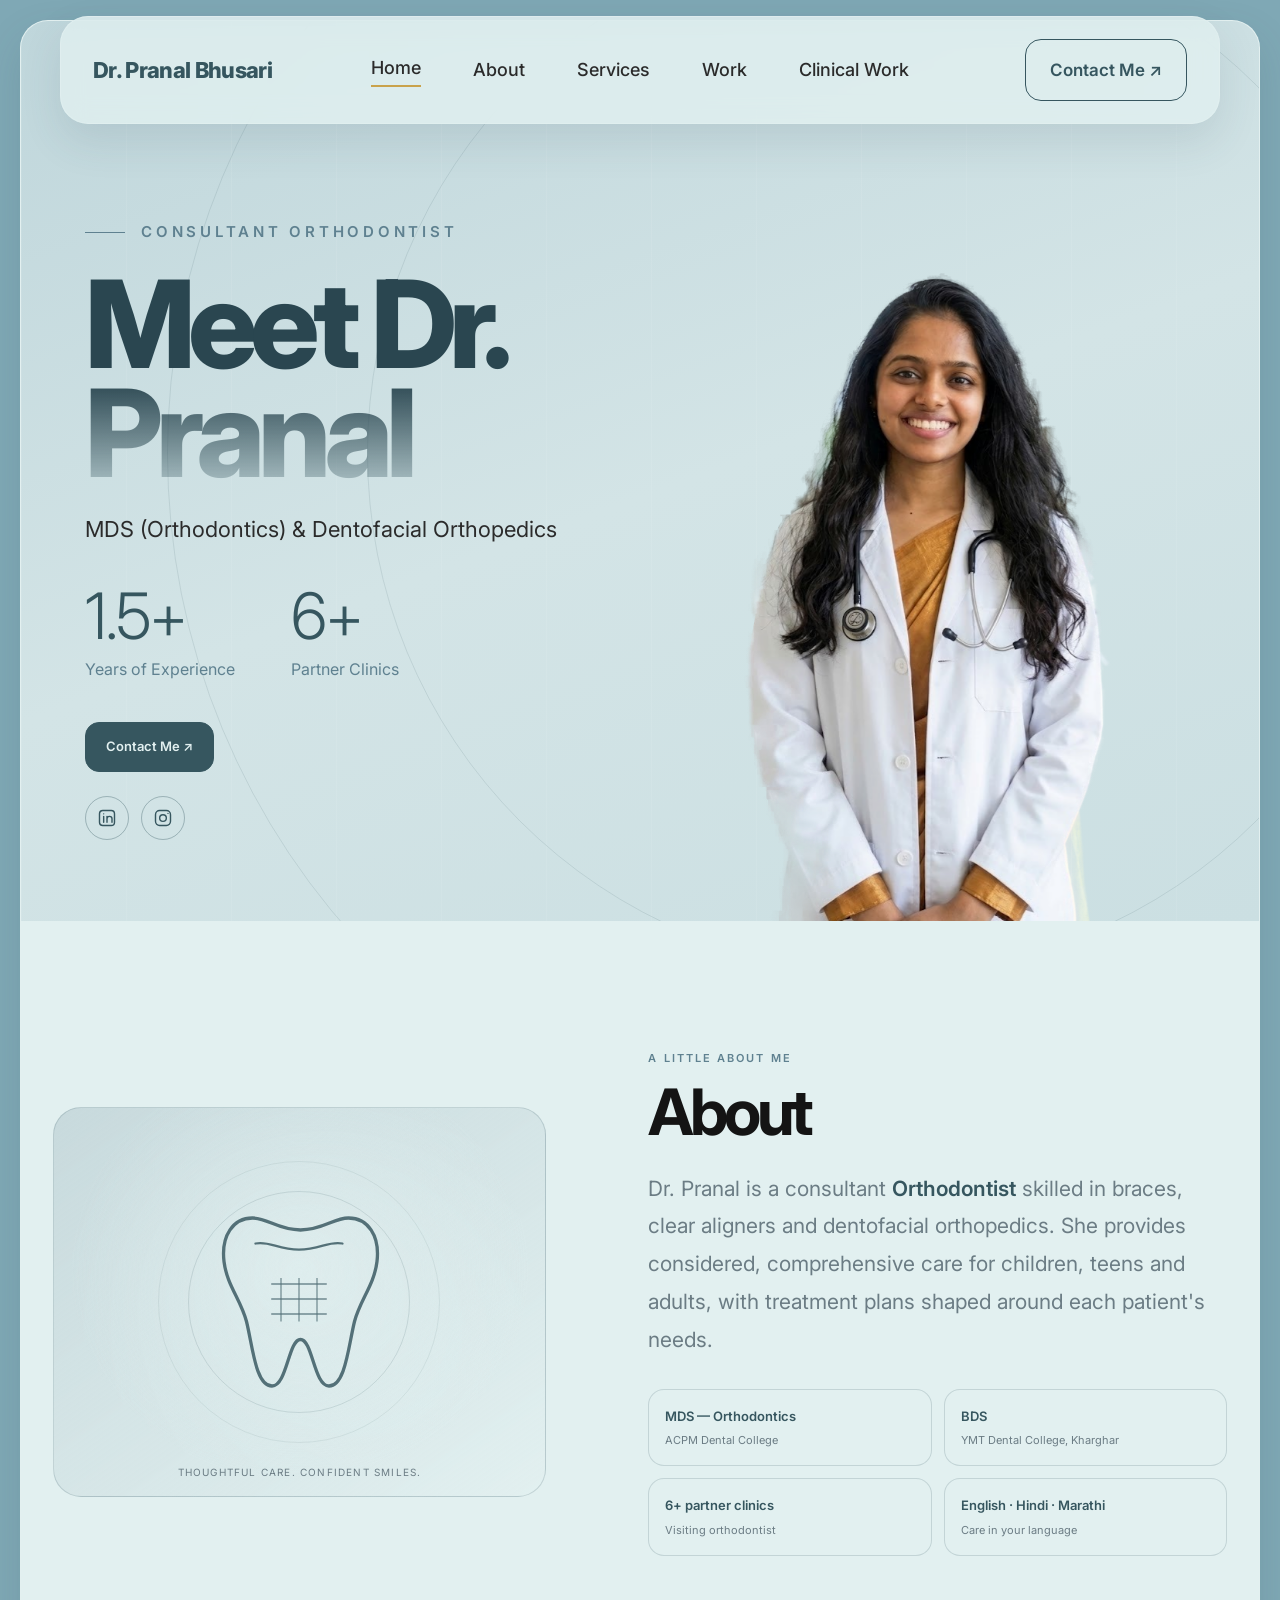
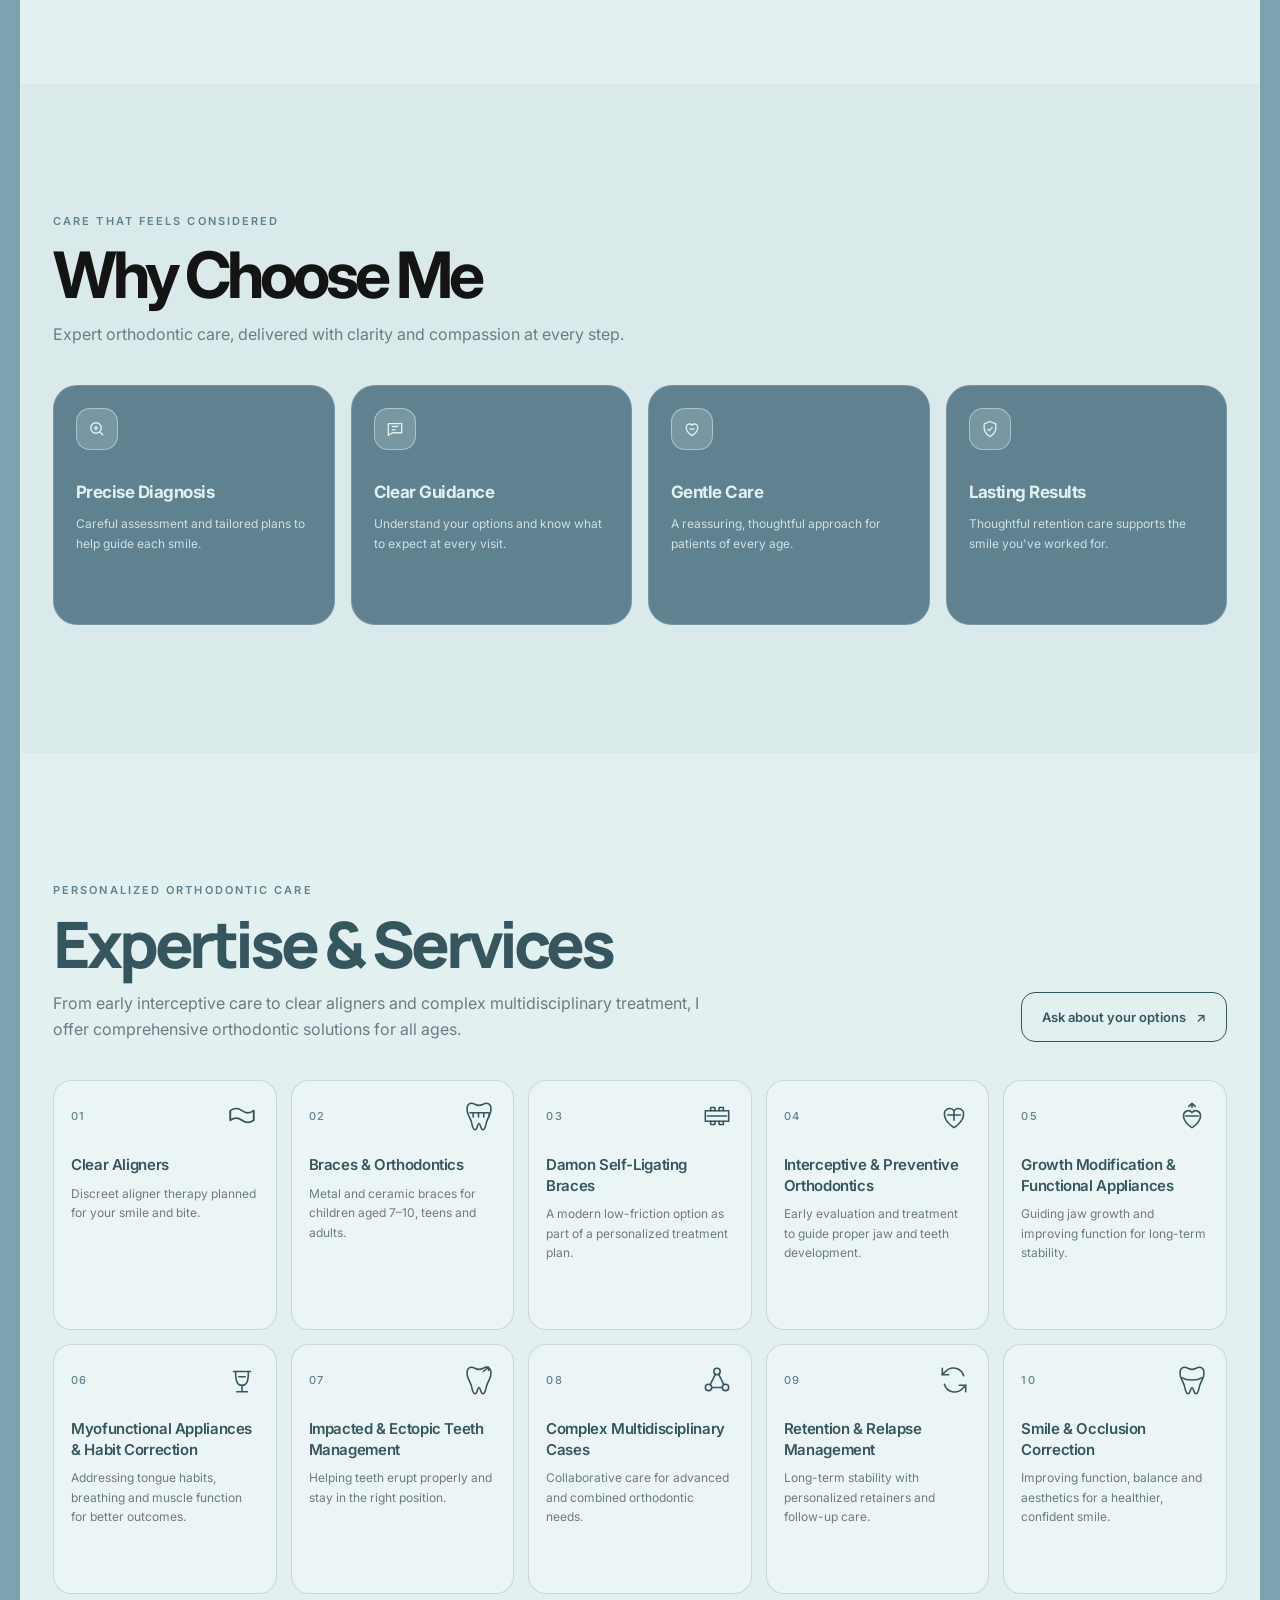
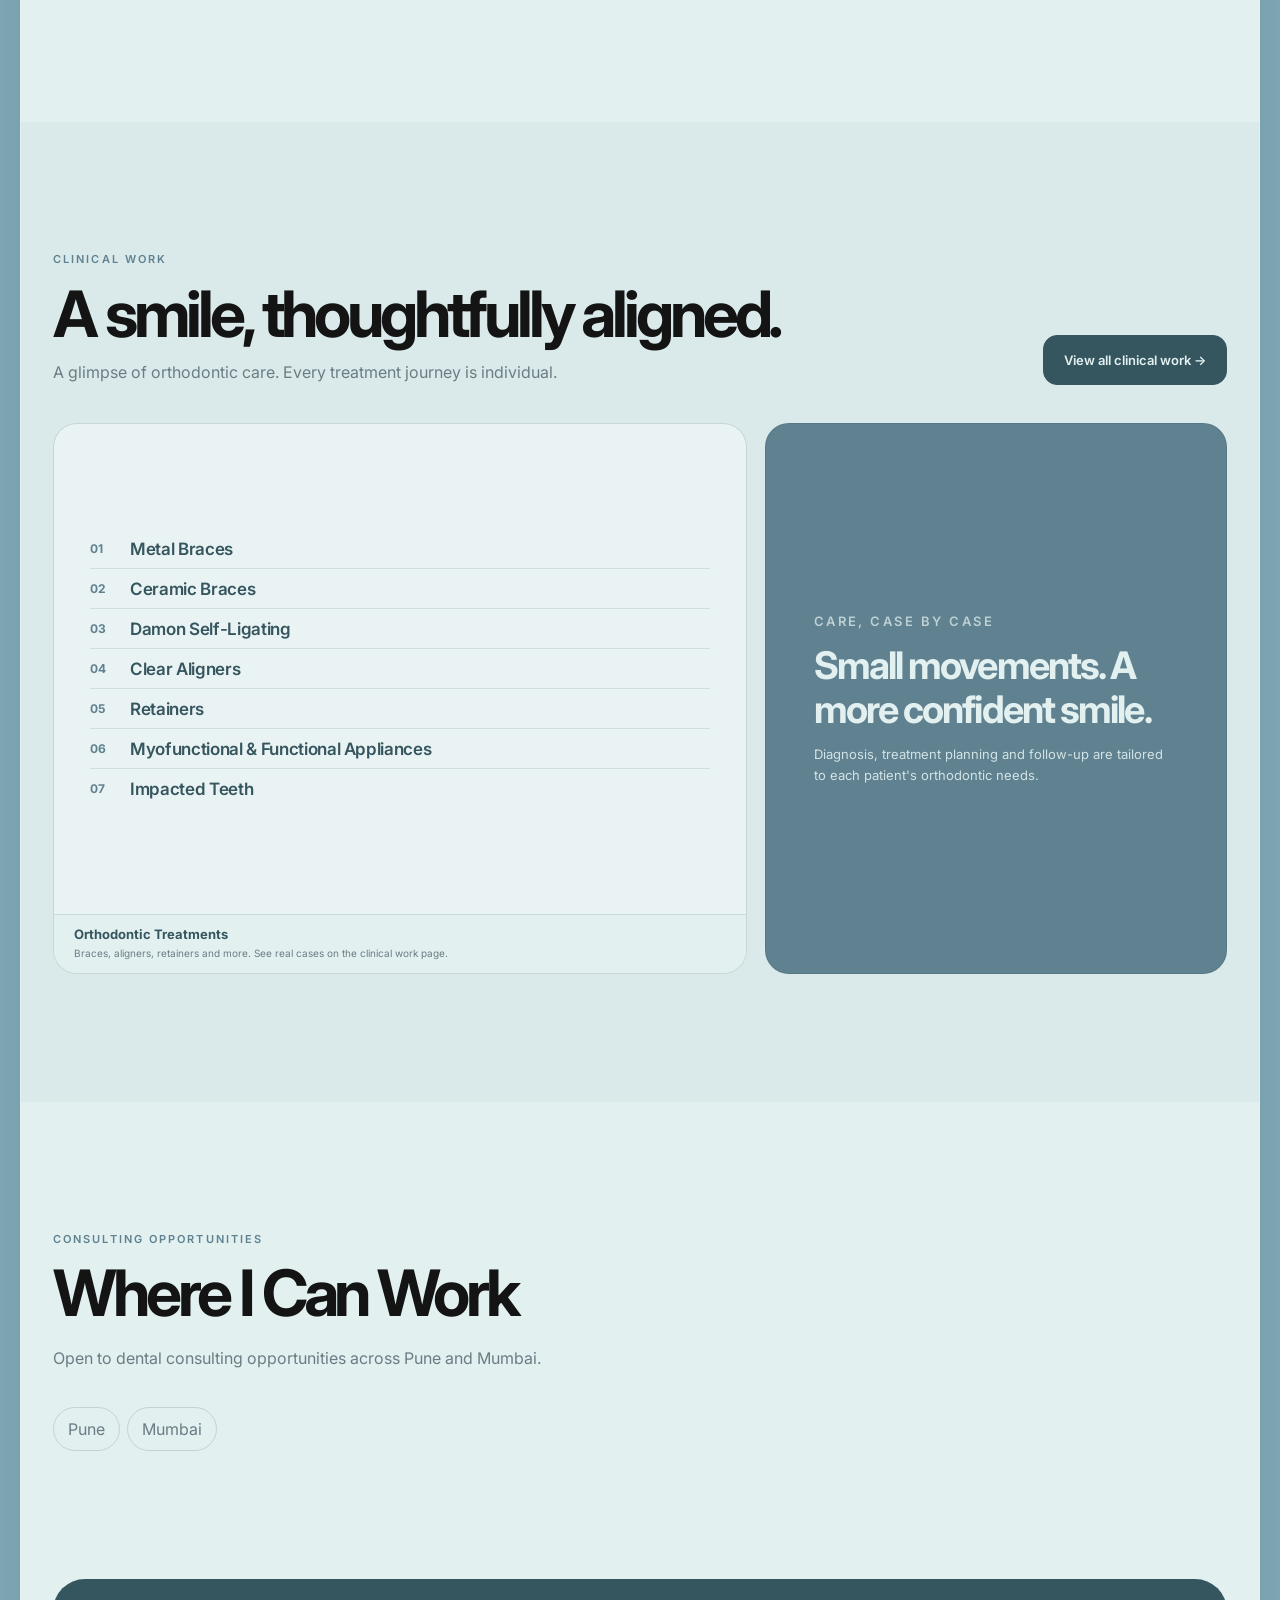
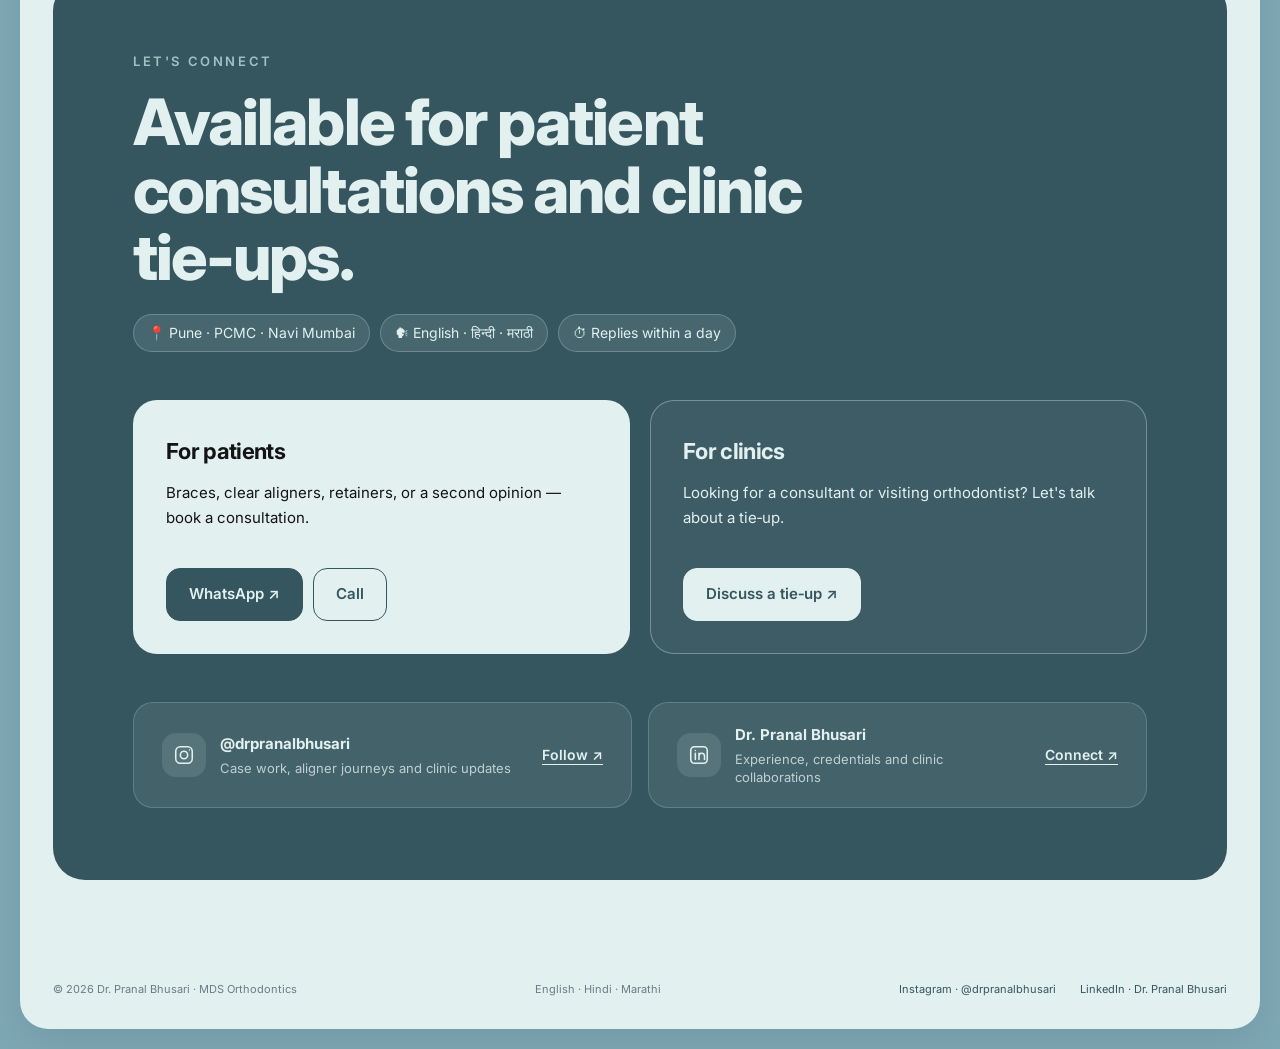
<file: index.html>
<!doctype html>
<html lang="en">
<head>
  <meta charset="utf-8">
  <meta name="viewport" content="width=device-width, initial-scale=1, viewport-fit=cover">
  <meta name="theme-color" content="#E2F0F0">
  <meta name="description" content="Meet Dr. Pranal Bhusari, consultant orthodontist offering braces, clear aligners and comprehensive orthodontic care across Pune, PCMC and Navi Mumbai.">
  <title>Dr. Pranal Bhusari — Consultant Orthodontist</title>
  <script type="application/ld+json">
    {"@context":"https://schema.org","@type":"Person","name":"Dr. Pranal Bhusari","jobTitle":"Consultant Orthodontist","sameAs":["https://www.linkedin.com/in/dr-pranal-bhusari-2b450b380/","https://www.instagram.com/drpranalbhusari"]}
  </script>
  <link rel="preconnect" href="https://fonts.googleapis.com">
  <link rel="preconnect" href="https://fonts.gstatic.com" crossorigin>
  <link href="https://fonts.googleapis.com/css2?family=Inter:wght@300;400;500;600;700;800&family=Manrope:wght@300;400;500;600;700;800&display=swap" rel="stylesheet">
  <style>
    :root {
      color-scheme: light;
      --canvas: #7FA8B5;
      --page: #E2F0F0;
      --deep: #36565F;
      --blue: #5F8190;
      --slate: #6B7C84;
      --ink: #141414;
      --charcoal: #2B2B2B;
      --glass: rgba(226, 240, 240, .72);
      --glass-strong: rgba(226, 240, 240, .88);
      --line: rgba(54, 86, 95, .18);
      --shadow: 0 18px 40px rgba(54, 86, 95, .15);
      font-family: Inter, system-ui, sans-serif;
      scroll-behavior: smooth;
      scroll-padding-top: 100px;
    }

    * { box-sizing: border-box; }
    html { min-width: 0; }
    body {
      margin: 0;
      background: var(--canvas);
      color: var(--ink);
      line-height: 1.65;
      -webkit-font-smoothing: antialiased;
      overflow-x: hidden;
    }
    a { color: inherit; }
    a:focus-visible, button:focus-visible {
      outline: 2px solid #36565F;
      outline-offset: 4px;
    }
    .page-frame {
      width: min(100% - 40px, 1540px);
      min-height: 100vh;
      margin: 20px auto;
      overflow: clip;
      background: var(--page);
      border: 1px solid rgba(226, 240, 240, .32);
      border-radius: 28px;
      box-shadow: var(--shadow);
    }
    .wrap { width: min(1200px, calc(100% - 64px)); margin-inline: auto; }

    .site-nav {
      position: fixed;
      z-index: 50;
      top: 16px;
      left: 50%;
      display: grid;
      grid-template-columns: 1fr auto 1fr;
      align-items: center;
      width: min(1400px, calc(100% - 120px));
      min-height: 100px;
      margin: 0;
      padding: 22px 32px;
      transform: translateX(-50%);
      border: 1px solid rgba(226,240,240,.65);
      border-radius: 28px;
      background: rgba(226,240,240,.8);
      box-shadow: 0 18px 40px rgba(54,86,95,.12);
      backdrop-filter: blur(12px);
      -webkit-backdrop-filter: blur(12px);
    }
    .brand {
      width: fit-content;
      color: #36565F;
      font-size: 22px;
      font-weight: 800;
      letter-spacing: -.03em;
      text-decoration: none;
    }
    .nav-links { display: flex; align-items: center; gap: 52px; }
    .nav-links a {
      position: relative;
      color: #2B2B2B;
      font-size: 18px;
      font-weight: 500;
      text-decoration: none;
      transition: color .2s ease;
    }
    .nav-links a::after {
      position: absolute;
      right: 0;
      bottom: -6px;
      left: 0;
      height: 2px;
      background: #C9A24B;
      content: "";
      opacity: 0;
      transform: scaleX(.55);
      transform-origin: left;
      transition: opacity .2s ease, transform .2s ease;
    }
    .nav-links a[aria-current="page"] { padding-bottom: 4px; }
    .nav-links a[aria-current="page"]::after { bottom: 0; opacity: 1; transform: scaleX(1); }
    .nav-links a:hover { color: #5F8190; }
    .nav-actions { display: flex; align-items: center; justify-self: end; }
    .nav-contact {
      padding: 16px 24px;
      border: 1px solid #36565F;
      border-radius: 16px;
      color: #36565F;
      font-size: 17px;
      font-weight: 600;
      text-decoration: none;
      transition: background .15s ease, color .15s ease, transform .15s ease;
    }
    .nav-contact:hover { transform: translateY(-2px); background: #36565F; color: #E2F0F0; }
    .nav-toggle {
      display: none;
      width: 46px;
      height: 46px;
      align-items: center;
      justify-content: center;
      border: 1px solid #36565F;
      border-radius: 14px;
      background: transparent;
      color: #36565F;
      cursor: pointer;
    }
    .nav-toggle svg { width: 22px; height: 22px; }
    .hero {
      position: relative;
      display: flex;
      min-height: max(100vh, 720px);
      align-items: center;
      overflow: hidden;
      padding: 190px 0 72px clamp(48px, 5vw, 80px);
      scroll-margin-top: 110px;
      background:
        repeating-linear-gradient(90deg, rgba(255,255,255,.07) 0 1px, transparent 1px 105px),
        linear-gradient(160deg, #BFD6DB 0%, #D3E4E6 52%, #CBDFE2 100%);
      isolation: isolate;
    }
    .hero::before, .hero::after {
      position: absolute;
      z-index: -1;
      top: 48%;
      left: 70%;
      aspect-ratio: 1;
      border: 1px solid rgba(54,86,95,.12);
      border-radius: 50%;
      content: "";
      pointer-events: none;
      transform: translate(-50%,-50%);
    }
    .hero::before { width: 1040px; }
    .hero::after { width: 1440px; }
    .hero-content {
      position: relative;
      z-index: 3;
      width: 100%;
      max-width: 1380px;
      margin: 0 auto;
    }
    .hero-kicker {
      display: flex;
      align-items: center;
      gap: 16px;
      margin: 0;
      color: #5F8190;
      font-size: 15px;
      font-weight: 600;
      letter-spacing: .25em;
      text-transform: uppercase;
    }
    .hero-kicker::before { width: 40px; height: 1px; flex: 0 0 40px; background: #5F8190; content: ""; }
    .hero h1 {
      position: relative;
      z-index: 4;
      width: max-content;
      max-width: 78%;
      margin: 24px 0;
      color: #2A4650;
      font-size: clamp(4rem, 9.5vw, 9.5rem);
      font-weight: 800;
      letter-spacing: -.06em;
      line-height: .9;
    }
    .hero h1 span { display: block; }
    .hero h1 span:last-child {
      background: linear-gradient(180deg, #2A4650 0%, rgba(54,86,95,.25) 100%);
      -webkit-background-clip: text;
      background-clip: text;
      color: transparent;
    }
    .hero-subtitle { margin: 8px 0 0; color: #2B2B2B; font-size: 22px; font-weight: 400; }
    .hero-stats { display: flex; align-items: flex-start; gap: 56px; margin-top: 36px; }
    .hero-stat { display: grid; gap: 8px; }
    .hero-stat strong { color: #36565F; font-size: 64px; font-weight: 300; letter-spacing: -.03em; line-height: 1; }
    .hero-stat span { color: #5F8190; font-size: 16px; font-weight: 400; }
    .hero-cta { margin-top: 40px; padding: 20px 28px; border-radius: 16px; background: #2E4A52; color: #E2F0F0; font-size: 17px; transition: transform .15s ease, background .15s ease; }
    .hero-cta:hover { transform: translateY(-2px); background: #36565F; }
    .hero-socials { display: flex; gap: 12px; margin-top: 24px; }
    .hero-social-link {
      display: grid;
      width: 44px;
      height: 44px;
      place-items: center;
      border: 1px solid rgba(54,86,95,.35);
      border-radius: 50%;
      background: transparent;
      color: #36565F;
      transition: transform .15s ease, background-color .15s ease, color .15s ease;
    }
    .hero-social-link svg { width: 20px; height: 20px; }
    .hero-social-link:hover { transform: translateY(-2px); background: #36565F; color: #E2F0F0; }
    .hero-portrait {
      position: absolute;
      z-index: 2;
      right: 6%;
      bottom: -2px;
      width: auto;
      height: 88%;
      max-width: 58%;
      margin: 0;
      pointer-events: none;
      animation: hero-photo-in .9s ease-out both;
    }
    .hero-portrait img { display: block; width: auto; height: 100%; max-width: 100%; object-fit: contain; object-position: center bottom; }
    .hero a:focus-visible, .site-nav a:focus-visible, .site-nav button:focus-visible { outline: 2px solid #36565F; outline-offset: 4px; }
    .hero-content > * { animation: hero-content-in .7s ease-out both; }
    .hero-content > *:nth-child(1) { animation-delay: .08s; }
    .hero-content > *:nth-child(2) { animation-delay: .16s; }
    .hero-content > *:nth-child(3) { animation-delay: .24s; }
    .hero-content > *:nth-child(4) { animation-delay: .32s; }
    .hero-content > *:nth-child(5) { animation-delay: .4s; }
    @keyframes hero-content-in { from { opacity: 0; transform: translateY(24px); } to { opacity: 1; transform: translateY(0); } }
    @keyframes hero-photo-in { from { opacity: 0; transform: translateY(24px) scale(1.02); } to { opacity: 1; transform: translateY(0) scale(1); } }
    .button {
      display: inline-flex;
      min-height: 50px;
      align-items: center;
      justify-content: center;
      gap: 10px;
      padding: 12px 20px;
      border: 1px solid var(--deep);
      border-radius: 14px;
      background: var(--deep);
      color: var(--page);
      font-family: Inter, sans-serif;
      font-size: 13px;
      font-weight: 600;
      text-decoration: none;
      transition: transform .2s ease, background .2s ease, box-shadow .2s ease, color .2s ease;
    }
    .button:hover {
      transform: translateY(-2px);
      background: var(--blue);
      border-color: var(--blue);
      box-shadow: 0 10px 24px rgba(54, 86, 95, .18);
    }
    .button-outline { background: transparent; color: var(--deep); }
    .button-outline:hover { color: var(--page); }
    .nav-links a, .nav-contact { font-family: Inter, sans-serif; }
    .nav-links a { font-weight: 500; }
    .nav-contact { font-weight: 600; }

    .section { padding-block: clamp(76px, 10vw, 132px); }
    .eyebrow {
      margin: 0 0 12px;
      color: var(--blue);
      font-size: 11px;
      font-weight: 600;
      letter-spacing: .19em;
      text-transform: uppercase;
    }
    .section-title {
      margin: 0;
      color: var(--ink);
      font-size: clamp(38px, 5.3vw, 64px);
      font-weight: 700;
      letter-spacing: -.065em;
      line-height: 1.04;
    }
    .section-intro { max-width: 620px; margin: 18px 0 0; color: var(--slate); font-size: 16px; }

    .about-grid {
      display: grid;
      grid-template-columns: .92fr 1.08fr;
      align-items: center;
      gap: clamp(40px, 8vw, 112px);
    }
    .about-visual {
      position: relative;
      display: grid;
      min-height: 390px;
      place-items: center;
      overflow: hidden;
      border: 1px solid var(--line);
      border-radius: 28px;
      background:
        radial-gradient(ellipse at 50% 42%, rgba(226,240,240,.72), transparent 66%),
        linear-gradient(145deg, rgba(95,129,144,.2), rgba(226,240,240,.7));
    }
    .about-visual::before, .about-visual::after {
      position: absolute;
      width: 220px;
      height: 220px;
      border: 1px solid rgba(54,86,95,.15);
      border-radius: 50%;
      content: "";
    }
    .about-visual::after { width: 280px; height: 280px; border-color: rgba(54,86,95,.09); }
    .tooth-mark { position: relative; z-index: 1; width: min(45%, 180px); color: var(--deep); opacity: .82; }
    .visual-caption {
      position: absolute;
      right: 18px;
      bottom: 16px;
      left: 18px;
      z-index: 2;
      color: var(--slate);
      font-size: 10px;
      letter-spacing: .12em;
      text-align: center;
      text-transform: uppercase;
    }
    .about-copy .section-title { margin-bottom: 24px; }
    .about-copy > p:not(.eyebrow) { margin: 0; color: var(--slate); font-size: clamp(17px, 2vw, 21px); line-height: 1.8; }
    .about-copy strong { color: var(--deep); font-weight: 600; }
    .credentials-list {
      display: grid;
      grid-template-columns: repeat(2, minmax(0, 1fr));
      gap: 12px;
      margin-top: 30px;
    }
    .credential {
      padding: 16px;
      border: 1px solid var(--line);
      border-radius: 16px;
      background: var(--glass);
    }
    .credential strong { display: block; color: var(--deep); font-size: 13px; }
    .credential span { display: block; margin-top: 4px; color: var(--slate); font-size: 11px; }

    .why-section { background: rgba(95,129,144,.06); }
    .section-heading-row { display: flex; align-items: end; justify-content: space-between; gap: 24px; margin-bottom: 38px; }
    .section-heading-row .section-intro { margin-top: 12px; }
    .feature-grid { display: grid; grid-template-columns: repeat(4, minmax(0, 1fr)); gap: 16px; }
    .feature-card {
      min-height: 240px;
      padding: 22px;
      border: 1px solid rgba(226,240,240,.18);
      border-radius: 24px;
      background: var(--blue);
      color: rgba(226,240,240,.86);
      transition: transform .3s ease, box-shadow .3s ease;
    }
    .feature-card:hover, .expertise-card:hover, .region-card:hover, .gallery-card:hover {
      transform: translateY(-6px);
      box-shadow: var(--shadow);
    }
    .icon-tile {
      display: grid;
      width: 42px;
      height: 42px;
      place-items: center;
      border: 1px solid rgba(226,240,240,.5);
      border-radius: 14px;
      background: rgba(226,240,240,.2);
      color: var(--page);
    }
    .icon-tile svg { width: 20px; height: 20px; }
    .feature-card h3 { margin: 28px 0 8px; color: var(--page); font-size: 17px; letter-spacing: -.03em; }
    .feature-card p { margin: 0; color: rgba(226,240,240,.86); font-size: 12px; line-height: 1.7; }

    #services .section-title { color: var(--deep); font-family: Manrope, Inter, sans-serif; font-weight: 800; }
    #services .section-intro { max-width: 680px; }
    .expertise-grid { display: grid; grid-template-columns: repeat(5, minmax(0, 1fr)); gap: 14px; }
    .expertise-card {
      display: flex;
      min-height: 250px;
      flex-direction: column;
      padding: 18px 17px 20px;
      border: 1px solid var(--line);
      border-radius: 18px;
      background: rgba(255,255,255,.34);
      transition: transform .25s ease, border-color .25s ease, box-shadow .25s ease;
    }
    .expertise-card:hover { border-color: rgba(54,86,95,.34); }
    .expertise-card-top { display: flex; align-items: center; justify-content: space-between; }
    .expertise-number { color: var(--blue); font-size: 11px; font-weight: 500; letter-spacing: .12em; }
    .expertise-icon { width: 34px; height: 34px; color: var(--deep); }
    .expertise-icon svg { display: block; width: 100%; height: 100%; }
    .expertise-card h3 {
      margin: 22px 0 8px;
      color: var(--deep);
      font-family: Inter, sans-serif;
      font-size: 15px;
      font-weight: 600;
      letter-spacing: -.025em;
      line-height: 1.35;
    }
    .expertise-card p { margin: 0; color: var(--slate); font-size: 12px; font-weight: 400; line-height: 1.65; }

    .work-section { background: rgba(95,129,144,.06); }
    .gallery-grid { display: grid; grid-template-columns: 1.2fr .8fr; gap: 18px; }
    .gallery-card {
      overflow: hidden;
      border: 1px solid var(--line);
      border-radius: 24px;
      background: var(--glass);
      transition: transform .3s ease, box-shadow .3s ease;
    }
    .work-section .gallery-treatments {
      display: flex;
      min-height: clamp(340px, 43vw, 560px);
      flex-direction: column;
      background: #EAF3F3;
    }
    .treatment-list {
      display: flex;
      flex: 1;
      flex-direction: column;
      justify-content: center;
      margin: 0;
      padding: 22px clamp(20px, 3vw, 36px);
      list-style: none;
    }
    .treatment-list li {
      display: grid;
      min-height: 40px;
      grid-template-columns: 30px minmax(0, 1fr);
      align-items: center;
      gap: 10px;
      padding: 7px 0;
      border-bottom: 1px solid rgba(54,86,95,.14);
    }
    .treatment-list li:last-child { border-bottom: 0; }
    .treatment-number { color: #5F8190; font-size: 12px; font-weight: 700; }
    .treatment-name { color: #36565F; font-size: 17px; font-weight: 600; letter-spacing: -.02em; line-height: 1.3; }
    .treatment-caption {
      padding: 11px 20px 12px;
      border-top: 1px solid rgba(54,86,95,.14);
      background: #E2F0F0;
    }
    .treatment-caption h3 { margin: 0; color: #36565F; font-size: 13px; font-weight: 700; line-height: 1.35; }
    .treatment-caption p { margin: 3px 0 0; color: #6B7C84; font-size: 10px; line-height: 1.45; }
    .gallery-photo { display: block; width: 100%; aspect-ratio: 1.55; object-fit: cover; background: rgba(95,129,144,.18); }
    .gallery-caption { padding: 20px 22px 22px; }
    .gallery-caption h3 { margin: 0; color: var(--deep); font-size: 17px; }
    .gallery-caption p { margin: 6px 0 0; color: var(--slate); font-size: 12px; }
    .gallery-note {
      display: flex;
      min-height: 100%;
      flex-direction: column;
      justify-content: center;
      padding: clamp(24px, 4vw, 48px);
      background: var(--blue);
      color: rgba(226,240,240,.88);
    }
    .gallery-note .eyebrow { color: rgba(226,240,240,.72); }
    .gallery-note h3 { max-width: 340px; margin: 12px 0; color: var(--page); font-size: clamp(24px, 3vw, 38px); letter-spacing: -.05em; line-height: 1.15; }
    .gallery-note p { margin: 0; font-size: 13px; }

    .regions-grid { display: grid; grid-template-columns: repeat(4, minmax(0, 1fr)); gap: 14px; margin-top: 36px; }
    .region-card {
      min-height: 192px;
      padding: 20px;
      border: 1px solid var(--line);
      border-radius: 20px;
      background: var(--glass);
      transition: transform .3s ease, box-shadow .3s ease;
    }
    .region-card h3 { margin: 0 0 16px; color: var(--deep); font-size: 15px; letter-spacing: -.02em; }
    .chips { display: flex; flex-wrap: wrap; gap: 7px; }
    .chip { padding: 9px 14px; border: 1px solid var(--line); border-radius: 99px; color: var(--slate); font-size: 16px; line-height: 1.5; }
    .marquee {
      position: relative;
      overflow: hidden;
      margin-top: 46px;
      padding-block: 18px;
      border-block: 1px solid var(--line);
      color: transparent;
      -webkit-text-stroke: 1px var(--blue);
      font-size: clamp(20px, 3vw, 36px);
      font-weight: 600;
      letter-spacing: .02em;
      white-space: nowrap;
    }
    .marquee-track { display: inline-block; min-width: max-content; animation: marquee-scroll 46s linear infinite; }
    .marquee:hover .marquee-track { animation-play-state: paused; }
    @keyframes marquee-scroll { to { transform: translateX(-50%); } }

    .contact-section { padding-block: 0 clamp(64px, 8vw, 100px); }
    .contact-card {
      display: grid;
      gap: 48px;
      padding: 72px 80px;
      border-radius: 32px;
      background: #36565F;
      color: #E2F0F0;
    }
    .contact-card .eyebrow {
      margin: 0 0 16px;
      color: #9FC3C3;
      font-size: 13px;
      font-weight: 600;
      letter-spacing: .2em;
      text-transform: uppercase;
    }
    .contact-card h2 {
      max-width: 16ch;
      margin: 0;
      color: #E2F0F0;
      font-family: Inter, sans-serif;
      font-size: clamp(2.2rem, 5vw, 4rem);
      font-weight: 800;
      letter-spacing: -.03em;
      line-height: 1.05;
    }
    .contact-trust { display: flex; flex-wrap: wrap; gap: 10px; margin-top: 24px; }
    .contact-trust span {
      padding: 8px 14px;
      border: 1px solid rgba(226,240,240,.25);
      border-radius: 999px;
      background: rgba(226,240,240,.1);
      color: #E2F0F0;
      font-size: 14px;
      line-height: 1.4;
    }
    .contact-cards { display: grid; grid-template-columns: repeat(2, minmax(0, 1fr)); gap: 20px; }
    .contact-option {
      display: flex;
      min-height: 254px;
      flex-direction: column;
      gap: 12px;
      padding: 32px;
      border: 1px solid rgba(226,240,240,.35);
      border-radius: 24px;
      background: rgba(255,255,255,.04);
      color: #E2F0F0;
    }
    .contact-option--patients { border-color: transparent; background: #E2F0F0; color: #141414; }
    .contact-option h3 { margin: 0; color: inherit; font-size: 22px; font-weight: 700; letter-spacing: -.03em; }
    .contact-option p { margin: 0; color: inherit; font-size: 15px; line-height: 1.65; }
    .contact-actions { display: flex; flex-wrap: wrap; gap: 10px; margin-top: auto; padding-top: 10px; }
    .contact-actions .button {
      min-height: 0;
      padding: 13px 22px;
      border: 1px solid #E2F0F0;
      border-radius: 14px;
      background: #E2F0F0;
      color: #36565F;
      font-size: 15px;
      font-weight: 600;
      transition: transform .15s ease, background-color .15s ease, color .15s ease;
    }
    .contact-actions .button:hover { transform: translateY(-2px); background: #5F8190; color: #E2F0F0; }
    .contact-option--patients .contact-actions .button:first-child { border-color: #36565F; background: #36565F; color: #E2F0F0; }
    .contact-option--patients .contact-actions .button:first-child:hover { border-color: #5F8190; background: #5F8190; }
    .contact-option--patients .contact-actions .button:last-child { border-color: #36565F; background: transparent; color: #36565F; }
    .contact-option--patients .contact-actions .button:last-child:hover { background: #36565F; color: #E2F0F0; }
    .contact-card a:focus-visible { outline: 2px solid #E2F0F0; outline-offset: 4px; }
    .contact-option--patients a:focus-visible { outline-color: #36565F; }
    .contact-social-grid { display: grid; grid-template-columns: repeat(2, minmax(0, 1fr)); gap: 16px; }
    .contact-social-card {
      display: flex;
      min-width: 0;
      align-items: center;
      justify-content: space-between;
      gap: 16px;
      padding: 20px 28px;
      border: 1px solid rgba(226,240,240,.2);
      border-radius: 20px;
      background: rgba(226,240,240,.08);
      color: #E2F0F0;
      text-decoration: none;
      transition: background-color .15s ease, transform .15s ease;
    }
    .contact-social-card:hover { transform: translateY(-2px); background: rgba(226,240,240,.12); }
    .contact-social-main { display: flex; min-width: 0; align-items: center; gap: 14px; }
    .contact-social-icon { display: grid; width: 44px; height: 44px; flex: 0 0 44px; place-items: center; border-radius: 14px; background: rgba(226,240,240,.12); color: #E2F0F0; }
    .contact-social-icon svg { width: 22px; height: 22px; }
    .contact-social-copy { display: grid; min-width: 0; gap: 3px; }
    .contact-social-copy strong { font-size: 15px; font-weight: 700; }
    .contact-social-copy small { color: rgba(226,240,240,.78); font-size: 13px; line-height: 1.4; }
    .contact-social-action { flex: 0 0 auto; color: #E2F0F0; font-size: 14px; font-weight: 600; text-decoration: underline; text-underline-offset: 4px; white-space: nowrap; }
    .footer-socials { display: flex; flex-wrap: wrap; gap: 24px; }
    .footer-socials a { color: var(--deep); text-decoration: none; }
    .footer-socials a:hover { color: var(--blue); text-decoration: underline; text-underline-offset: 3px; }
    .site-footer {
      display: flex;
      align-items: center;
      justify-content: space-between;
      gap: 20px;
      padding: 0 0 30px;
      color: var(--slate);
      font-size: 11px;
    }
    .site-footer a { color: var(--deep); text-decoration: none; }
    .site-footer a:hover { color: var(--blue); text-decoration: underline; text-underline-offset: 3px; }

    .reveal { opacity: 0; transform: translateY(24px); transition: opacity .7s ease, transform .7s ease; }
    .reveal.is-visible { opacity: 1; transform: none; }
    .reveal-delay { transition-delay: .12s; }

    @media (max-width: 1024px) {
      .hero { padding-left: 48px; }
      .hero h1 { font-size: clamp(3.2rem, 11vw, 6rem); }
      .hero-portrait { right: 0; height: 72%; max-width: 60%; }
      .hero::before { left: 74%; }
      .hero::after { left: 74%; }
      .site-nav { grid-template-columns: 1fr auto 1fr; padding-inline: 22px; }
      .brand { font-size: 18px; }
      .nav-links { gap: 22px; }
      .nav-links a { font-size: 15px; }
      .nav-contact { padding: 12px 16px; font-size: 14px; }
      .feature-grid { grid-template-columns: repeat(2, minmax(0, 1fr)); }
      .expertise-grid { grid-template-columns: repeat(3, minmax(0, 1fr)); }
      .regions-grid { grid-template-columns: repeat(2, minmax(0, 1fr)); }
    }
    @media (max-width: 700px) {
      .contact-social-grid { grid-template-columns: 1fr; }
      .contact-social-card { padding: 20px; }
      .site-nav {
        top: 8px;
        grid-template-columns: 1fr auto;
        width: calc(100% - 24px);
        min-height: 0;
        padding: 12px 14px 12px 18px;
        border-radius: 20px;
      }
      .brand { font-size: 16px; letter-spacing: -.04em; }
      .nav-actions { gap: 8px; }
      .nav-contact { padding: 10px 13px; border-radius: 13px; font-size: 13px; }
      .nav-toggle { display: inline-flex; width: 42px; height: 42px; }
      .nav-links {
        position: absolute;
        top: calc(100% + 10px);
        right: 0;
        left: 0;
        display: none;
        align-items: stretch;
        gap: 0;
        padding: 8px 18px;
        border: 1px solid rgba(226,240,240,.65);
        border-radius: 18px;
        background: rgba(226,240,240,.96);
        box-shadow: 0 18px 40px rgba(54,86,95,.12);
        backdrop-filter: blur(12px);
        -webkit-backdrop-filter: blur(12px);
      }
      .nav-links.is-open { display: flex; flex-direction: column; }
      .nav-links a { padding: 12px 0; font-size: 16px; }
      .nav-links a[aria-current="page"]::after { bottom: 7px; right: auto; width: 40px; }
      .hero { display: flex; min-height: 0; flex-direction: column; align-items: stretch; padding: 148px 24px 0; scroll-margin-top: 88px; }
      .hero-content { max-width: 100%; }
      .hero-kicker { gap: 12px; font-size: 11px; letter-spacing: .16em; }
      .hero-kicker::before { width: 28px; flex-basis: 28px; }
      .hero h1 { max-width: 100%; margin: 20px 0; font-size: clamp(3.2rem, 13vw, 5.4rem); }
      .hero-subtitle { font-size: 17px; }
      .hero-stats { gap: 28px; margin-top: 28px; }
      .hero-stat strong { font-size: 50px; }
      .hero-stat span { font-size: 13px; }
      .hero-cta { margin-top: 28px; padding: 16px 22px; font-size: 15px; }
      .hero-portrait { position: relative; right: auto; bottom: -2px; width: min(100%, 520px); height: auto; max-width: none; aspect-ratio: 685 / 740; margin: 18px auto 0; }
      .hero-portrait img { position: absolute; right: 0; bottom: 0; width: 100%; height: 100%; object-fit: contain; object-position: center bottom; }
      .hero::before, .hero::after { top: 77%; left: 50%; }
      .hero::before { width: min(130vw, 620px); }
      .hero::after { width: min(175vw, 840px); }
    }
    @media (max-width: 640px) {
      .page-frame { width: 100%; margin: 0; border: 0; border-radius: 0; }
      .wrap { width: calc(100% - 40px); }
      .section { padding-block: 72px; }
      .section-heading-row { align-items: start; flex-direction: column; }
      .about-grid { grid-template-columns: 1fr; gap: 34px; }
      .about-visual { min-height: 290px; }
      .credentials-list { gap: 9px; }
      .credential { padding: 13px; }
      .feature-grid { gap: 10px; }
      .feature-card { min-height: 220px; padding: 17px; border-radius: 20px; }
      .feature-card h3 { margin-top: 22px; font-size: 15px; }
      .feature-card p { font-size: 11px; }
      #services .section-heading-row { align-items: start; }
      #services .section-heading-row > .button { align-self: start; }
      .expertise-grid { grid-template-columns: repeat(2, minmax(0, 1fr)); gap: 10px; }
      .expertise-card { min-height: 236px; padding: 15px 14px 17px; }
      .expertise-card h3 { margin-top: 18px; font-size: 14px; }
      .expertise-card p { font-size: 11px; }
      .gallery-grid { grid-template-columns: 1fr; }
      .work-section .gallery-treatments { min-height: 0; }
      .treatment-list { padding: 14px 18px; }
      .treatment-list li { min-height: 36px; grid-template-columns: 28px minmax(0, 1fr); gap: 8px; }
      .treatment-name { font-size: 16px; }
      .treatment-caption { padding-inline: 16px; }
      .gallery-note { min-height: 240px; }
      .regions-grid { gap: 9px; }
      .region-card { min-height: 176px; padding: 15px; }
      .region-card h3 { font-size: 13px; }
      .marquee { margin-top: 32px; }
      .contact-section { padding-bottom: 44px; }
      .site-footer { align-items: start; flex-direction: column; padding-bottom: 24px; }
    }
    @media (max-width: 700px) {
    }
    @media (max-width: 360px) {
      .site-nav { padding-inline: 10px; }
      .brand { font-size: 14px; }
      .nav-actions { gap: 5px; }
      .nav-contact { padding-inline: 9px; font-size: 12px; }
      .nav-toggle { width: 38px; height: 38px; }
    }
    @media (max-width: 420px) {
      .expertise-grid { grid-template-columns: 1fr; }
      .expertise-card { min-height: 0; }
    }
    @media (max-width: 820px) {
      .contact-card { gap: 32px; padding: 40px 24px; border-radius: 24px; }
      .contact-cards { grid-template-columns: 1fr; }
      .contact-option { min-height: 0; }
    }
    @media (prefers-reduced-motion: reduce) {
      :root { scroll-behavior: auto; }
      *, *::before, *::after { animation-duration: .01ms !important; animation-iteration-count: 1 !important; scroll-behavior: auto !important; transition-duration: .01ms !important; }
      .reveal { opacity: 1; transform: none; }
      .hero-content > *, .hero-portrait { animation: none !important; opacity: 1; transform: none; }
    }
  </style>
</head>
<body>
  <div class="page-frame">
    <nav class="site-nav" aria-label="Main navigation">
      <a class="brand" href="#home" aria-label="Dr. Pranal Bhusari home">Dr. Pranal Bhusari</a>
      <div class="nav-links" id="nav-links">
        <a href="#home" aria-current="page">Home</a>
        <a href="#about">About</a>
        <a href="#services">Services</a>
        <a href="#work">Work</a>
        <a href="clinical-work.html">Clinical Work</a>
      </div>
      <div class="nav-actions">
        <a class="nav-contact" href="#connect" aria-label="Contact Dr. Pranal">Contact Me ↗</a>
        <button class="nav-toggle" type="button" aria-label="Open navigation menu" aria-controls="nav-links" aria-expanded="false">
          <svg viewBox="0 0 24 24" fill="none" stroke="currentColor" stroke-width="1.8" stroke-linecap="round" aria-hidden="true"><path d="M4 7h16M4 12h16M4 17h16"/></svg>
        </button>
      </div>
    </nav>

    <header class="hero" id="home">
      <div class="hero-content">
        <p class="hero-kicker">Consultant Orthodontist</p>
        <h1><span>Meet Dr.</span><span>Pranal</span></h1>
        <p class="hero-subtitle">MDS (Orthodontics) &amp; Dentofacial Orthopedics</p>
        <div class="hero-stats" aria-label="Practice experience and partner clinics">
          <div class="hero-stat"><strong>1.5+</strong><span>Years of Experience</span></div>
          <div class="hero-stat"><strong>6+</strong><span>Partner Clinics</span></div>
        </div>
        <a class="button hero-cta" href="#connect" aria-label="Contact Dr. Pranal">Contact Me ↗</a>
        <div class="hero-socials" aria-label="Social profiles">
          <a class="hero-social-link" href="https://www.linkedin.com/in/dr-pranal-bhusari-2b450b380/" target="_blank" rel="noopener noreferrer" aria-label="Dr. Pranal Bhusari on LinkedIn">
            <svg viewBox="0 0 24 24" fill="none" stroke="currentColor" stroke-width="1.7" stroke-linecap="round" stroke-linejoin="round" aria-hidden="true"><rect x="3" y="3" width="18" height="18" rx="4"/><path d="M8 10v7m0-10v.01M12 17v-7m0 3a3 3 0 0 1 6 0v4"/></svg>
          </a>
          <a class="hero-social-link" href="https://www.instagram.com/drpranalbhusari" target="_blank" rel="noopener noreferrer" aria-label="Dr. Pranal Bhusari on Instagram">
            <svg viewBox="0 0 24 24" fill="none" stroke="currentColor" stroke-width="1.7" stroke-linecap="round" stroke-linejoin="round" aria-hidden="true"><rect x="3" y="3" width="18" height="18" rx="5"/><circle cx="12" cy="12" r="4"/><circle cx="18" cy="6.5" r=".8" fill="currentColor" stroke="none"/></svg>
          </a>
        </div>
      </div>
      <figure class="hero-portrait">
        <img src="dr-pranal-cutout.png" alt="Dr. Pranal Bhusari, orthodontist" fetchpriority="high">
      </figure>
    </header>

    <main>
      <section class="section wrap reveal" id="about">
        <div class="about-grid">
          <div class="about-visual" role="img" aria-label="Illustrated orthodontic tooth emblem">
            <svg class="tooth-mark" viewBox="0 0 120 140" fill="none" aria-hidden="true">
              <path d="M29 14C16 14 8 26 10 43c2 16 11 25 15 40 4 16 6 43 17 43 10 0 11-31 19-31s9 31 19 31c11 0 13-27 17-43 4-15 13-24 15-40 2-17-6-29-19-29-10 0-17 8-32 8S39 14 29 14Z" stroke="currentColor" stroke-width="2.2"/>
              <path d="M31 31c9-2 15 4 29 4s20-6 29-4" stroke="currentColor" stroke-width="1.5" stroke-linecap="round"/>
              <path d="M42 58h36M42 68h36M42 78h36" stroke="currentColor" stroke-width="1.4" stroke-linecap="round" opacity=".6"/>
              <path d="M48 54v29m12-29v29m12-29v29" stroke="currentColor" stroke-width="1.2" opacity=".55"/>
            </svg>
            <span class="visual-caption">Thoughtful care. Confident smiles.</span>
          </div>
          <div class="about-copy">
            <p class="eyebrow">A little about me</p>
            <h2 class="section-title">About</h2>
            <p>Dr. Pranal is a consultant <strong>Orthodontist</strong> skilled in braces, clear aligners and dentofacial orthopedics. She provides considered, comprehensive care for children, teens and adults, with treatment plans shaped around each patient's needs.</p>
            <div class="credentials-list">
              <div class="credential"><strong>MDS — Orthodontics</strong><span>ACPM Dental College</span></div>
              <div class="credential"><strong>BDS</strong><span>YMT Dental College, Kharghar</span></div>
              <div class="credential"><strong>6+ partner clinics</strong><span>Visiting orthodontist</span></div>
              <div class="credential"><strong>English · Hindi · Marathi</strong><span>Care in your language</span></div>
            </div>
          </div>
        </div>
      </section>

      <section class="section why-section reveal">
        <div class="wrap">
          <div class="section-heading-row">
            <div>
              <p class="eyebrow">Care that feels considered</p>
              <h2 class="section-title">Why Choose Me</h2>
              <p class="section-intro">Expert orthodontic care, delivered with clarity and compassion at every step.</p>
            </div>
          </div>
          <div class="feature-grid">
            <article class="feature-card">
              <span class="icon-tile"><svg viewBox="0 0 24 24" fill="none" stroke="currentColor" stroke-width="1.6" aria-hidden="true"><circle cx="10.8" cy="10.8" r="6.3"/><path d="m15.5 15.5 4 4M8 11h5.5M10.75 8.25v5.5"/></svg></span>
              <h3>Precise Diagnosis</h3><p>Careful assessment and tailored plans to help guide each smile.</p>
            </article>
            <article class="feature-card">
              <span class="icon-tile"><svg viewBox="0 0 24 24" fill="none" stroke="currentColor" stroke-width="1.6" aria-hidden="true"><path d="M4 5.5h16v11H9l-5 3v-14Z"/><path d="M8 9h8m-8 4h5"/></svg></span>
              <h3>Clear Guidance</h3><p>Understand your options and know what to expect at every visit.</p>
            </article>
            <article class="feature-card">
              <span class="icon-tile"><svg viewBox="0 0 24 24" fill="none" stroke="currentColor" stroke-width="1.6" aria-hidden="true"><path d="M12 20s-7-4.2-7-10a4 4 0 0 1 7-2.6A4 4 0 0 1 19 10c0 5.8-7 10-7 10Z"/><path d="M9 12h6"/></svg></span>
              <h3>Gentle Care</h3><p>A reassuring, thoughtful approach for patients of every age.</p>
            </article>
            <article class="feature-card">
              <span class="icon-tile"><svg viewBox="0 0 24 24" fill="none" stroke="currentColor" stroke-width="1.6" aria-hidden="true"><path d="M12 3 19 6v5c0 4.5-3 7.7-7 10-4-2.3-7-5.5-7-10V6l7-3Z"/><path d="m9 12 2 2 4-4"/></svg></span>
              <h3>Lasting Results</h3><p>Thoughtful retention care supports the smile you've worked for.</p>
            </article>
          </div>
        </div>
      </section>

      <section class="section wrap reveal" id="services">
        <div class="section-heading-row">
          <div>
            <p class="eyebrow">Personalized orthodontic care</p>
            <h2 class="section-title">Expertise &amp; Services</h2>
            <p class="section-intro">From early interceptive care to clear aligners and complex multidisciplinary treatment, I offer comprehensive orthodontic solutions for all ages.</p>
          </div>
          <a class="button button-outline" href="#contact">Ask about your options <span aria-hidden="true">↗</span></a>
        </div>
        <div class="expertise-grid">
          <article class="expertise-card">
            <div class="expertise-card-top"><span class="expertise-number">01</span><span class="expertise-icon"><svg viewBox="0 0 32 32" fill="none" stroke="currentColor" stroke-width="1.5" stroke-linecap="round" stroke-linejoin="round" aria-hidden="true"><path d="M5 11c4-3 7-3 11 0s7 3 11 0v9c-4 3-7 3-11 0s-7-3-11 0v-9Z"/><path d="M5 11v9m22-9v9"/></svg></span></div>
            <h3>Clear Aligners</h3><p>Discreet aligner therapy planned for your smile and bite.</p>
          </article>
          <article class="expertise-card">
            <div class="expertise-card-top"><span class="expertise-number">02</span><span class="expertise-icon"><svg viewBox="0 0 32 32" fill="none" stroke="currentColor" stroke-width="1.5" stroke-linecap="round" stroke-linejoin="round" aria-hidden="true"><path d="M9 4C5.5 4 4 7.5 5 12c1 4 3 6 4 10 .8 3.5 1.2 7 3.5 7 2 0 2-6 3.5-6s1.5 6 3.5 6c2.3 0 2.7-3.5 3.5-7 1-4 3-6 4-10 1-4.5-.5-8-4-8-2.4 0-4 2-7 2s-4.6-2-7-2Z"/><path d="M7.5 13h17m-14 0v4m5-4v4m5-4v4m5-4v4"/></svg></span></div>
            <h3>Braces &amp; Orthodontics</h3><p>Metal and ceramic braces for children aged 7–10, teens and adults.</p>
          </article>
          <article class="expertise-card">
            <div class="expertise-card-top"><span class="expertise-number">03</span><span class="expertise-icon"><svg viewBox="0 0 32 32" fill="none" stroke="currentColor" stroke-width="1.5" stroke-linecap="round" stroke-linejoin="round" aria-hidden="true"><path d="M5 11h22v10H5z"/><path d="M10 11V8h4v3m4 0V8h4v3M10 21v3h4v-3m4 0v3h4v-3"/><path d="M7 16h18"/></svg></span></div>
            <h3>Damon Self-Ligating Braces</h3><p>A modern low-friction option as part of a personalized treatment plan.</p>
          </article>
          <article class="expertise-card">
            <div class="expertise-card-top"><span class="expertise-number">04</span><span class="expertise-icon"><svg viewBox="0 0 32 32" fill="none" stroke="currentColor" stroke-width="1.5" stroke-linecap="round" stroke-linejoin="round" aria-hidden="true"><path d="M16 27s-9-5.4-9-13a5 5 0 0 1 9-3 5 5 0 0 1 9 3c0 7.6-9 13-9 13Z"/><path d="M10 15h12m-6-4v9"/></svg></span></div>
            <h3>Interceptive &amp; Preventive Orthodontics</h3><p>Early evaluation and treatment to guide proper jaw and teeth development.</p>
          </article>
          <article class="expertise-card">
            <div class="expertise-card-top"><span class="expertise-number">05</span><span class="expertise-icon"><svg viewBox="0 0 32 32" fill="none" stroke="currentColor" stroke-width="1.5" stroke-linecap="round" stroke-linejoin="round" aria-hidden="true"><path d="M16 27s-8-4.8-8-11.5a4.5 4.5 0 0 1 8-2.8 4.5 4.5 0 0 1 8 2.8C24 22.2 16 27 16 27Z"/><path d="M16 8V4m-3 3 3-3 3 3m-9 9h12"/></svg></span></div>
            <h3>Growth Modification &amp; Functional Appliances</h3><p>Guiding jaw growth and improving function for long-term stability.</p>
          </article>
          <article class="expertise-card">
            <div class="expertise-card-top"><span class="expertise-number">06</span><span class="expertise-icon"><svg viewBox="0 0 32 32" fill="none" stroke="currentColor" stroke-width="1.5" stroke-linecap="round" stroke-linejoin="round" aria-hidden="true"><path d="M8 8h16M10 8c0 8 1 13 6 13s6-5 6-13"/><path d="M16 21v6m-5 0h10M13 13h6"/></svg></span></div>
            <h3>Myofunctional Appliances &amp; Habit Correction</h3><p>Addressing tongue habits, breathing and muscle function for better outcomes.</p>
          </article>
          <article class="expertise-card">
            <div class="expertise-card-top"><span class="expertise-number">07</span><span class="expertise-icon"><svg viewBox="0 0 32 32" fill="none" stroke="currentColor" stroke-width="1.5" stroke-linecap="round" stroke-linejoin="round" aria-hidden="true"><path d="M9 4C5.5 4 4 7.5 5 12c1 4 3 6 4 10 .8 3.5 1.2 7 3.5 7 2 0 2-6 3.5-6s1.5 6 3.5 6c2.3 0 2.7-3.5 3.5-7 1-4 3-6 4-10 1-4.5-.5-8-4-8-2.4 0-4 2-7 2s-4.6-2-7-2Z"/><path d="m20 8 5-4m-3 0h3v3"/></svg></span></div>
            <h3>Impacted &amp; Ectopic Teeth Management</h3><p>Helping teeth erupt properly and stay in the right position.</p>
          </article>
          <article class="expertise-card">
            <div class="expertise-card-top"><span class="expertise-number">08</span><span class="expertise-icon"><svg viewBox="0 0 32 32" fill="none" stroke="currentColor" stroke-width="1.5" stroke-linecap="round" stroke-linejoin="round" aria-hidden="true"><circle cx="16" cy="8" r="3"/><circle cx="8" cy="23" r="3"/><circle cx="24" cy="23" r="3"/><path d="m14.5 10.5-5 10m8-10 5 10m-11 2.5h9"/></svg></span></div>
            <h3>Complex Multidisciplinary Cases</h3><p>Collaborative care for advanced and combined orthodontic needs.</p>
          </article>
          <article class="expertise-card">
            <div class="expertise-card-top"><span class="expertise-number">09</span><span class="expertise-icon"><svg viewBox="0 0 32 32" fill="none" stroke="currentColor" stroke-width="1.5" stroke-linecap="round" stroke-linejoin="round" aria-hidden="true"><path d="M25 12a10 10 0 0 0-17-4L5 11"/><path d="M5 5v6h6m-4 9a10 10 0 0 0 17 4l3-3"/><path d="M27 27v-6h-6"/></svg></span></div>
            <h3>Retention &amp; Relapse Management</h3><p>Long-term stability with personalized retainers and follow-up care.</p>
          </article>
          <article class="expertise-card">
            <div class="expertise-card-top"><span class="expertise-number">10</span><span class="expertise-icon"><svg viewBox="0 0 32 32" fill="none" stroke="currentColor" stroke-width="1.5" stroke-linecap="round" stroke-linejoin="round" aria-hidden="true"><path d="M9 4C5.5 4 4 7.5 5 12c1 4 3 6 4 10 .8 3.5 1.2 7 3.5 7 2 0 2-6 3.5-6s1.5 6 3.5 6c2.3 0 2.7-3.5 3.5-7 1-4 3-6 4-10 1-4.5-.5-8-4-8-2.4 0-4 2-7 2s-4.6-2-7-2Z"/><path d="M7 14c3 2 5 2 9 2s6 0 9-2"/></svg></span></div>
            <h3>Smile &amp; Occlusion Correction</h3><p>Improving function, balance and aesthetics for a healthier, confident smile.</p>
          </article>
        </div>
      </section>

      <section class="section work-section reveal" id="work">
        <div class="wrap">
          <div class="section-heading-row">
            <div>
              <p class="eyebrow">Clinical work</p>
              <h2 class="section-title">A smile, thoughtfully aligned.</h2>
              <p class="section-intro">A glimpse of orthodontic care. Every treatment journey is individual.</p>
            </div>
            <a class="button" href="clinical-work.html">View all clinical work →</a>
          </div>
          <div class="gallery-grid">
            <article class="gallery-card gallery-treatments">
              <ul class="treatment-list" aria-label="Orthodontic treatments">
                <li><span class="treatment-number" aria-hidden="true">01</span><span class="treatment-name">Metal Braces</span></li>
                <li><span class="treatment-number" aria-hidden="true">02</span><span class="treatment-name">Ceramic Braces</span></li>
                <li><span class="treatment-number" aria-hidden="true">03</span><span class="treatment-name">Damon Self-Ligating</span></li>
                <li><span class="treatment-number" aria-hidden="true">04</span><span class="treatment-name">Clear Aligners</span></li>
                <li><span class="treatment-number" aria-hidden="true">05</span><span class="treatment-name">Retainers</span></li>
                <li><span class="treatment-number" aria-hidden="true">06</span><span class="treatment-name">Myofunctional &amp; Functional Appliances</span></li>
                <li><span class="treatment-number" aria-hidden="true">07</span><span class="treatment-name">Impacted Teeth</span></li>
              </ul>
              <div class="treatment-caption">
                <h3>Orthodontic Treatments</h3>
                <p>Braces, aligners, retainers and more. See real cases on the clinical work page.</p>
              </div>
            </article>
            <aside class="gallery-card gallery-note">
              <p class="eyebrow">Care, case by case</p>
              <h3>Small movements. A more confident smile.</h3>
              <p>Diagnosis, treatment planning and follow-up are tailored to each patient's orthodontic needs.</p>
            </aside>
          </div>
        </div>
      </section>

      <section class="section wrap reveal" id="areas">
        <p class="eyebrow">Consulting opportunities</p>
        <h2 class="section-title">Where I Can Work</h2>
        <p class="section-intro">Open to dental consulting opportunities across Pune and Mumbai.</p>
        <div class="chips" style="margin-top:36px"><span class="chip">Pune</span><span class="chip">Mumbai</span></div>
      </section>

      <section class="contact-section wrap reveal" id="connect">
        <div class="contact-card" id="contact">
          <div class="contact-intro">
            <p class="eyebrow">LET'S CONNECT</p>
            <h2>Available for patient consultations and clinic tie-ups.</h2>
            <div class="contact-trust" aria-label="Consultation details">
              <span>📍 Pune · PCMC · Navi Mumbai</span>
              <span>🗣 English · हिन्दी · मराठी</span>
              <span>⏱ Replies within a day</span>
            </div>
          </div>
          <div class="contact-cards">
            <article class="contact-option contact-option--patients">
              <h3>For patients</h3>
              <p>Braces, clear aligners, retainers, or a second opinion — book a consultation.</p>
              <div class="contact-actions">
                <a class="button" href="https://wa.me/918766563799?text=Hi%20Dr.%20Pranal%2C%20I%27d%20like%20to%20book%20a%20consultation." target="_blank" rel="noopener noreferrer" aria-label="Book a patient consultation on WhatsApp">WhatsApp ↗</a>
                <a class="button" href="tel:+918766563799" aria-label="Call Dr. Pranal">Call</a>
              </div>
            </article>
            <article class="contact-option">
              <h3>For clinics</h3>
              <p>Looking for a consultant or visiting orthodontist? Let's talk about a tie‑up.</p>
              <div class="contact-actions">
                <a class="button" href="https://wa.me/918766563799?text=Hi%20Dr.%20Pranal%2C%20I%27d%20like%20to%20discuss%20a%20clinic%20tie-up." target="_blank" rel="noopener noreferrer" aria-label="Discuss a clinic tie-up with Dr. Pranal on WhatsApp">Discuss a tie‑up ↗</a>
              </div>
            </article>
          </div>
          <div class="contact-social-grid" aria-label="Social profiles">
            <a class="contact-social-card" href="https://www.instagram.com/drpranalbhusari" target="_blank" rel="noopener noreferrer" aria-label="Follow Dr. Pranal Bhusari on Instagram">
              <span class="contact-social-main">
                <span class="contact-social-icon" aria-hidden="true"><svg viewBox="0 0 24 24" fill="none" stroke="currentColor" stroke-width="1.7" stroke-linecap="round" stroke-linejoin="round"><rect x="3" y="3" width="18" height="18" rx="5"/><circle cx="12" cy="12" r="4"/><circle cx="18" cy="6.5" r=".8" fill="currentColor" stroke="none"/></svg></span>
                <span class="contact-social-copy"><strong>@drpranalbhusari</strong><small>Case work, aligner journeys and clinic updates</small></span>
              </span>
              <span class="contact-social-action" aria-hidden="true">Follow ↗</span>
            </a>
            <a class="contact-social-card" href="https://www.linkedin.com/in/dr-pranal-bhusari-2b450b380/" target="_blank" rel="noopener noreferrer" aria-label="Connect with Dr. Pranal Bhusari on LinkedIn">
              <span class="contact-social-main">
                <span class="contact-social-icon" aria-hidden="true"><svg viewBox="0 0 24 24" fill="none" stroke="currentColor" stroke-width="1.7" stroke-linecap="round" stroke-linejoin="round"><rect x="3" y="3" width="18" height="18" rx="4"/><path d="M8 10v7m0-10v.01M12 17v-7m0 3a3 3 0 0 1 6 0v4"/></svg></span>
                <span class="contact-social-copy"><strong>Dr. Pranal Bhusari</strong><small>Experience, credentials and clinic collaborations</small></span>
              </span>
              <span class="contact-social-action" aria-hidden="true">Connect ↗</span>
            </a>
          </div>
        </div>
      </section>
    </main>

    <footer class="site-footer wrap">
      <span>© <span id="year">2026</span> Dr. Pranal Bhusari · MDS Orthodontics</span>
      <span>English · Hindi · Marathi</span>
      <div class="footer-socials">
        <a href="https://www.instagram.com/drpranalbhusari" target="_blank" rel="noopener noreferrer" aria-label="Visit Instagram profile @drpranalbhusari">Instagram · @drpranalbhusari</a>
        <a href="https://www.linkedin.com/in/dr-pranal-bhusari-2b450b380/" target="_blank" rel="noopener noreferrer" aria-label="Visit LinkedIn profile Dr. Pranal Bhusari">LinkedIn · Dr. Pranal Bhusari</a>
      </div>
    </footer>
  </div>
  <script>
    (function () {
      var year = document.getElementById("year");
      if (year) year.textContent = String(new Date().getFullYear());

      var menuButton = document.querySelector(".nav-toggle");
      var menu = document.getElementById("nav-links");
      function setMenuOpen(open) {
        if (!menuButton || !menu) return;
        menuButton.setAttribute("aria-expanded", String(open));
        menuButton.setAttribute("aria-label", open ? "Close navigation menu" : "Open navigation menu");
        menu.classList.toggle("is-open", open);
      }
      if (menuButton && menu) {
        menuButton.addEventListener("click", function () {
          setMenuOpen(menuButton.getAttribute("aria-expanded") !== "true");
        });
        menu.querySelectorAll("a").forEach(function (link) {
          link.addEventListener("click", function () { setMenuOpen(false); });
        });
        document.addEventListener("keydown", function (event) {
          if (event.key === "Escape") setMenuOpen(false);
        });
      }

      var sections = document.querySelectorAll(".reveal");
      if (!("IntersectionObserver" in window) || window.matchMedia("(prefers-reduced-motion: reduce)").matches) {
        sections.forEach(function (section) { section.classList.add("is-visible"); });
        return;
      }

      var observer = new IntersectionObserver(function (entries) {
        entries.forEach(function (entry) {
          if (entry.isIntersecting) {
            entry.target.classList.add("is-visible");
            observer.unobserve(entry.target);
          }
        });
      }, { threshold: 0.12 });

      sections.forEach(function (section) { observer.observe(section); });
    }());
  </script>
</body>
</html>
</file>
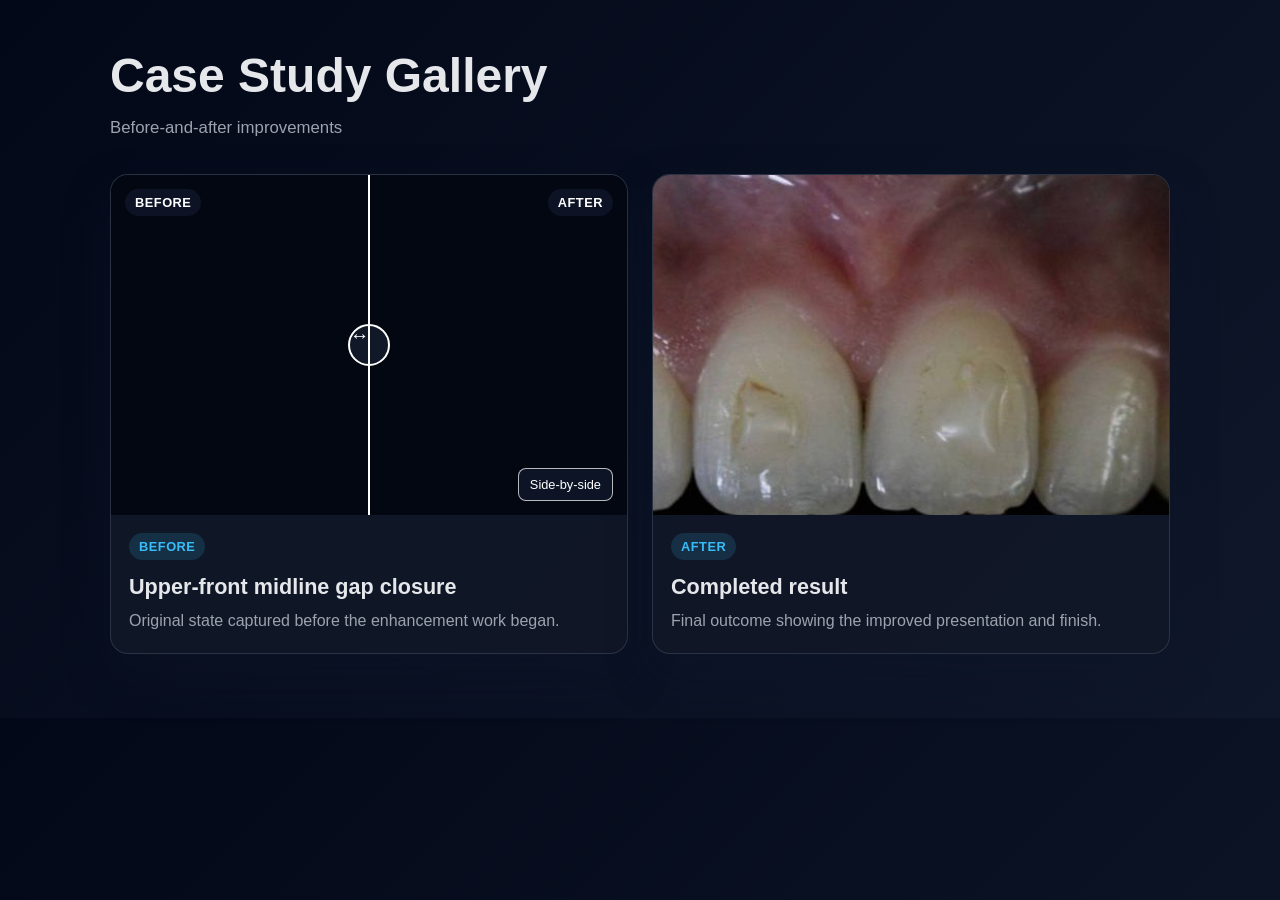
<file: images/index.html>
<!DOCTYPE html>
<html lang="en">
  <head>
    <meta charset="UTF-8" />
    <meta name="viewport" content="width=device-width, initial-scale=1.0" />
    <title>Case Study Gallery</title>
    <style>
      :root {
        --bg: #0f172a;
        --panel: #111827;
        --panel-alt: #1f2937;
        --text: #e5e7eb;
        --muted: #9ca3af;
        --accent: #38bdf8;
      }

      * { box-sizing: border-box; }

      body {
        margin: 0;
        font-family: Arial, Helvetica, sans-serif;
        background: linear-gradient(135deg, #020817, var(--bg));
        color: var(--text);
      }

      .container {
        max-width: 1100px;
        margin: 0 auto;
        padding: 48px 20px 64px;
      }

      h1 {
        margin: 0 0 12px;
        font-size: clamp(2rem, 4vw, 3rem);
      }

      .subtitle {
        color: var(--muted);
        margin: 0 0 32px;
        font-size: 1.05rem;
      }

      .grid {
        display: grid;
        grid-template-columns: repeat(auto-fit, minmax(280px, 1fr));
        gap: 24px;
      }

      .card {
        background: rgba(17, 24, 39, 0.9);
        border: 1px solid rgba(148, 163, 184, 0.2);
        border-radius: 18px;
        overflow: hidden;
        box-shadow: 0 20px 45px rgba(15, 23, 42, 0.35);
      }

      .card img {
        display: block;
        width: 100%;
        height: 340px;
        object-fit: cover;
      }

      .ba-slider {
        --ba-position: 50%;
        position: relative;
        height: 340px;
        overflow: hidden;
        background: #030712;
        isolation: isolate;
      }

      .ba-slider > img {
        position: absolute;
        inset: 0;
        width: 100%;
        height: 100%;
        object-fit: cover;
      }

      .ba-before {
        z-index: 1;
        clip-path: inset(0 calc(100% - var(--ba-position)) 0 0);
      }

      .ba-divider {
        position: absolute;
        z-index: 2;
        top: 0;
        bottom: 0;
        left: var(--ba-position);
        width: 2px;
        background: white;
        pointer-events: none;
        transform: translateX(-50%);
      }

      .ba-handle {
        position: absolute;
        top: 50%;
        left: var(--ba-position);
        width: 42px;
        height: 42px;
        border: 2px solid white;
        border-radius: 50%;
        background: var(--panel);
        color: white;
        font-size: 1.2rem;
        line-height: 1;
        pointer-events: none;
        transform: translate(-50%, -50%);
      }

      .ba-pill {
        position: absolute;
        z-index: 3;
        top: 14px;
        padding: 6px 10px;
        border-radius: 999px;
        background: rgba(15, 23, 42, 0.8);
        color: white;
        font-size: 0.8rem;
        font-weight: bold;
        letter-spacing: 0.04em;
        text-transform: uppercase;
        pointer-events: none;
      }

      .ba-pill-before { left: 14px; }
      .ba-pill-after { right: 14px; }

      .ba-range {
        position: absolute;
        z-index: 4;
        inset: 0;
        width: 100%;
        height: 100%;
        margin: 0;
        opacity: 0;
        cursor: ew-resize;
      }

      .ba-side-toggle {
        position: absolute;
        z-index: 5;
        right: 14px;
        bottom: 14px;
        padding: 8px 11px;
        border: 1px solid rgba(255, 255, 255, 0.7);
        border-radius: 8px;
        background: rgba(15, 23, 42, 0.85);
        color: white;
        font: inherit;
        font-size: 0.8rem;
        cursor: pointer;
      }

      .ba-slider.is-side-by-side {
        display: flex;
      }

      .ba-slider.is-side-by-side > img {
        position: relative;
        inset: auto;
        width: 50%;
        height: 100%;
        clip-path: none;
      }

      .ba-slider.is-side-by-side .ba-divider,
      .ba-slider.is-side-by-side .ba-handle,
      .ba-slider.is-side-by-side .ba-range {
        display: none;
      }

      .ba-slider.is-side-by-side .ba-pill-after {
        right: auto;
        left: calc(50% + 14px);
      }

      .card-body {
        padding: 18px 18px 20px;
      }

      .tag {
        display: inline-block;
        padding: 6px 10px;
        border-radius: 999px;
        background: rgba(56, 189, 248, 0.15);
        color: var(--accent);
        font-size: 0.8rem;
        letter-spacing: 0.04em;
        text-transform: uppercase;
        font-weight: bold;
      }

      h2 {
        margin: 14px 0 8px;
        font-size: 1.35rem;
      }

      p {
        margin: 0;
        color: var(--muted);
        line-height: 1.6;
      }
    </style>
  </head>
  <body>
    <div class="container">
      <h1>Case Study Gallery</h1>
      <p class="subtitle">Before-and-after improvements</p>

      <div class="grid">
        <article class="card">
          <div class="ba-slider" data-stacked="cases/case-01-stacked.svg" data-trim="0,0,0,0" aria-label="Before and after comparison">
            <img class="ba-before" alt="Before" />
            <img class="ba-after" alt="After" />
            <span class="ba-pill ba-pill-before">Before</span>
            <span class="ba-pill ba-pill-after">After</span>
            <span class="ba-divider" aria-hidden="true"></span>
            <span class="ba-handle" aria-hidden="true">↔</span>
            <input class="ba-range" type="range" min="0" max="100" value="50" aria-label="Adjust before and after comparison" />
            <button class="ba-side-toggle" type="button" aria-pressed="false">Side-by-side</button>
          </div>
          <div class="card-body">
            <span class="tag">Before</span>
            <h2>Upper-front midline gap closure</h2>
            <p>Original state captured before the enhancement work began.</p>
          </div>
        </article>

        <article class="card">
          <img src="cases/case-01-after.jpg" alt="After renovation" />
          <div class="card-body">
            <span class="tag">After</span>
            <h2>Completed result</h2>
            <p>Final outcome showing the improved presentation and finish.</p>
          </div>
        </article>
      </div>
    </div>
    <script src="split-stacked.js"></script>
  </body>
</html>
</file>
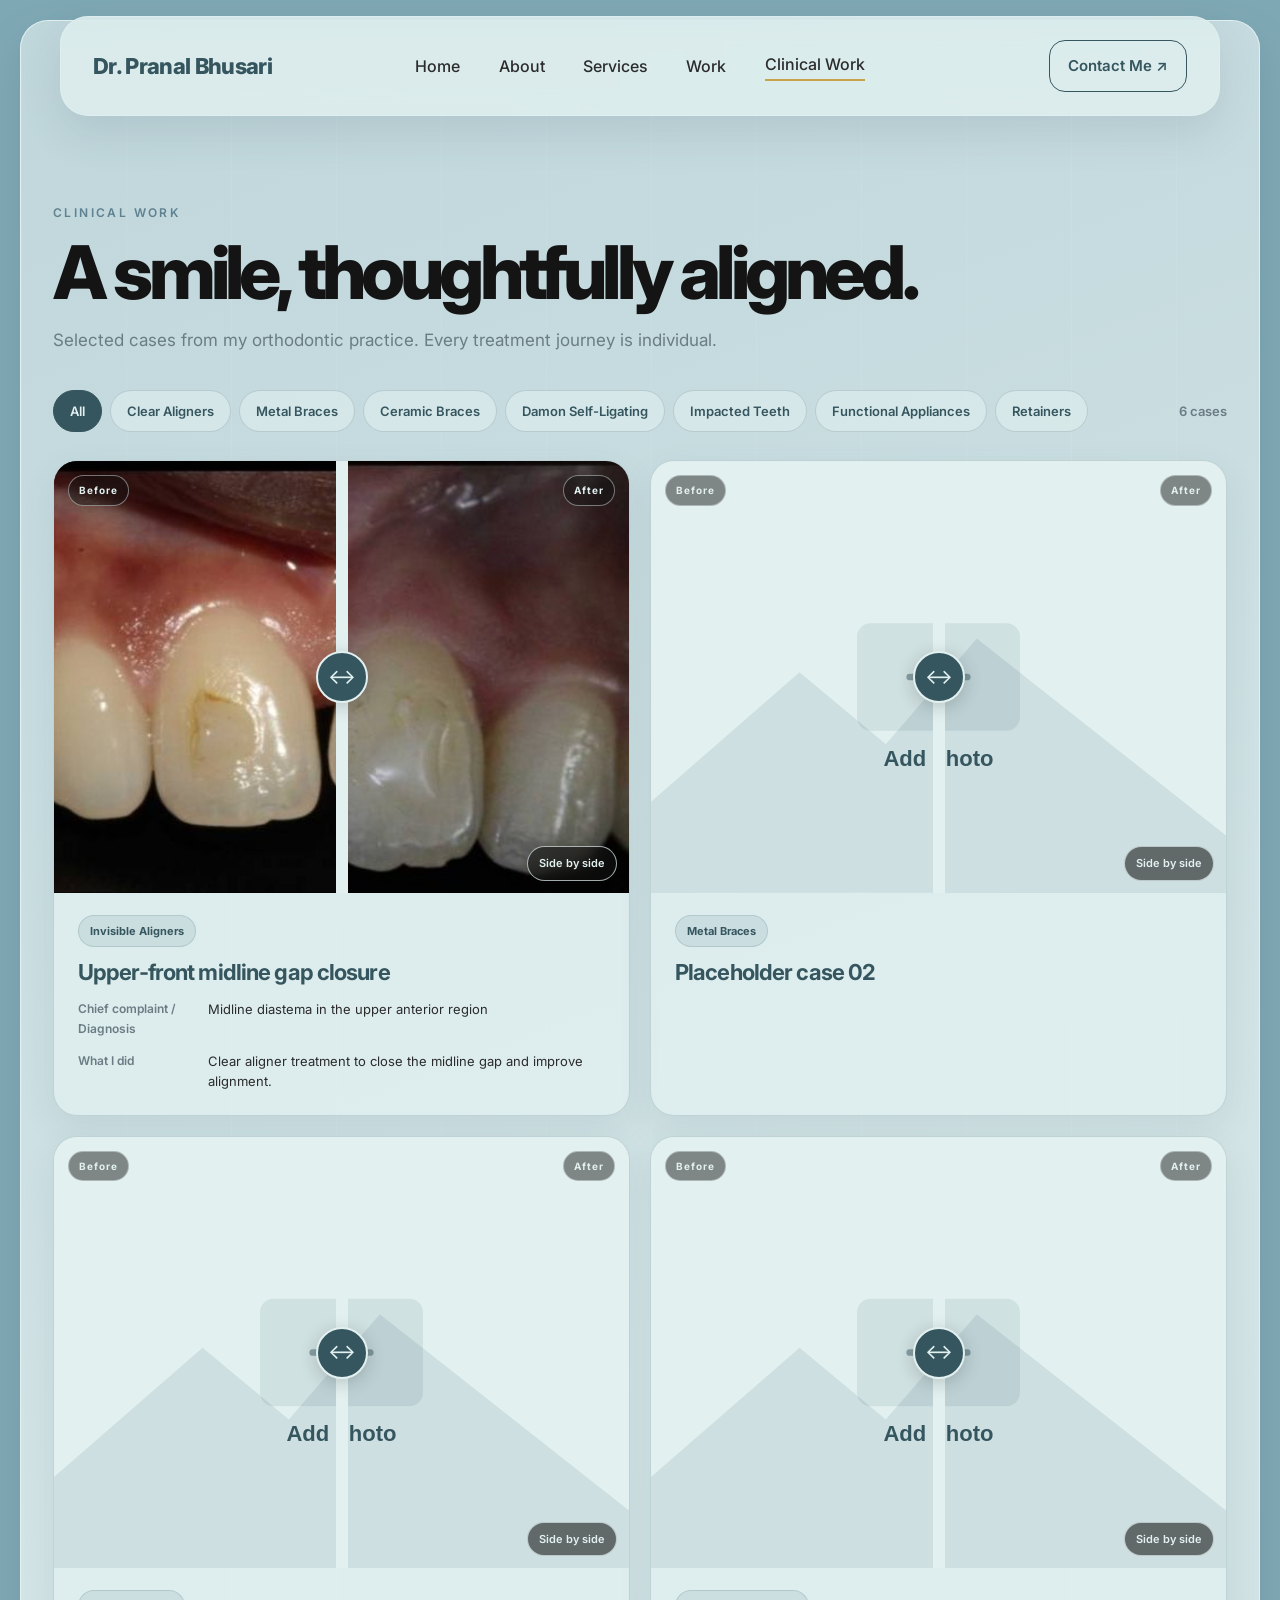
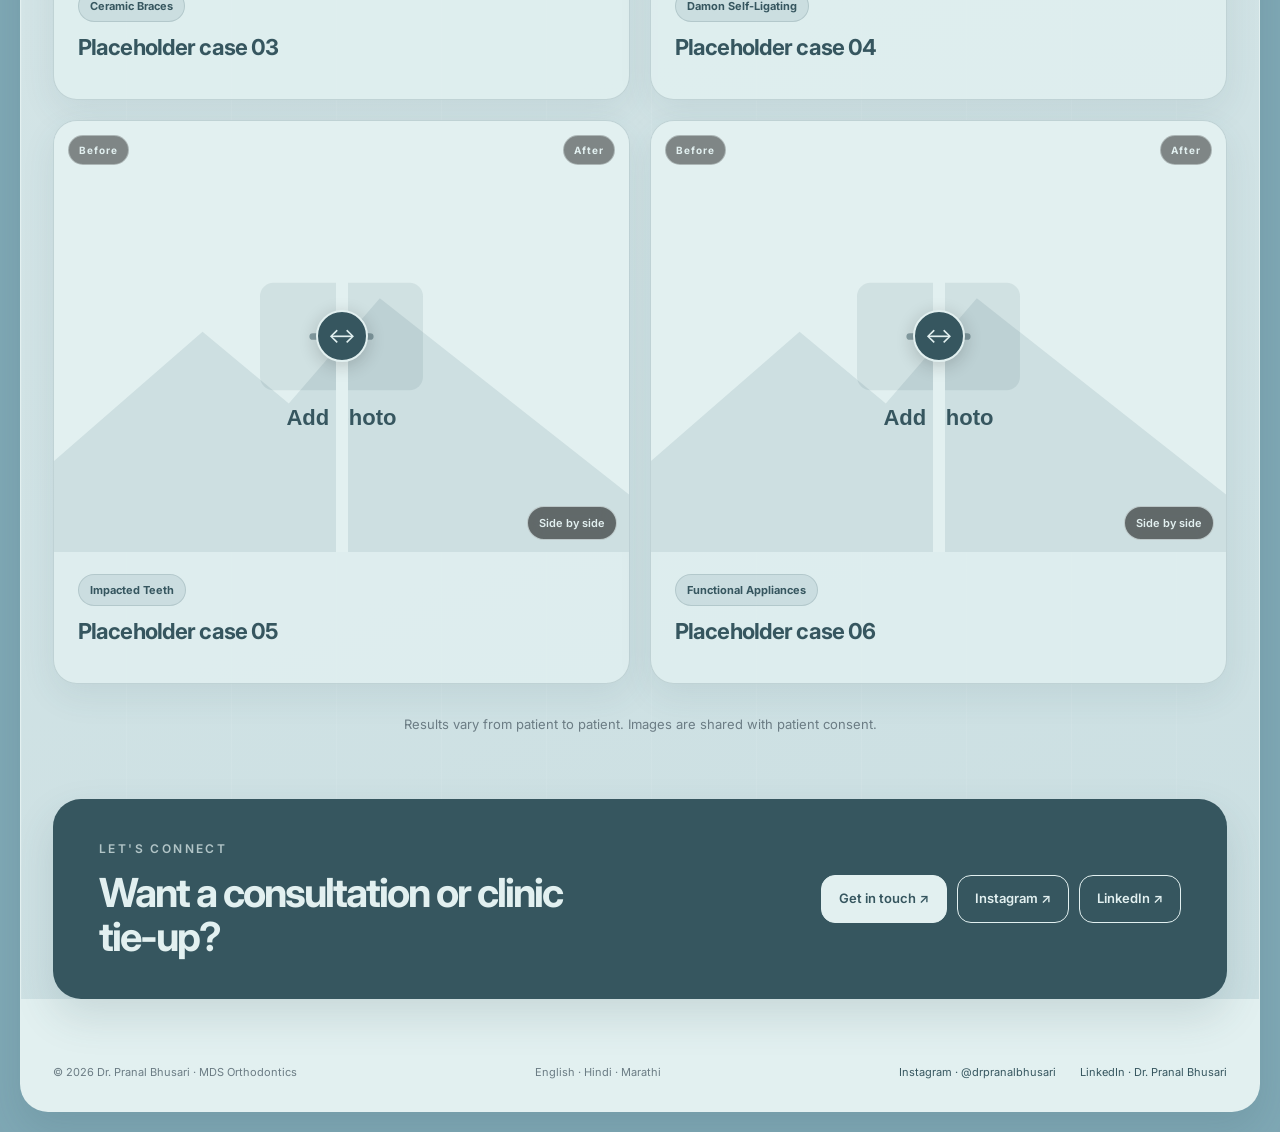
<file: clinical-work.html>
<!doctype html>
<html lang="en">
<head>
  <meta charset="utf-8">
  <meta name="viewport" content="width=device-width, initial-scale=1, viewport-fit=cover">
  <meta name="theme-color" content="#E2F0F0">
  <meta name="description" content="Selected clinical orthodontic cases from Dr. Pranal Bhusari's practice, including clear aligners, braces and other treatments.">
  <title>Clinical Work · Dr. Pranal Bhusari</title>
  <link rel="preconnect" href="https://fonts.googleapis.com">
  <link rel="preconnect" href="https://fonts.gstatic.com" crossorigin>
  <link href="https://fonts.googleapis.com/css2?family=Inter:wght@300;400;500;600;700;800&display=swap" rel="stylesheet">
  <link rel="stylesheet" href="clinical-work.css">
</head>
<body>
  <div class="page-frame">
    <nav class="site-nav" aria-label="Main navigation">
      <a class="brand" href="index.html#home" aria-label="Dr. Pranal Bhusari home">Dr. Pranal Bhusari</a>
      <div class="nav-links" id="nav-links">
        <a href="index.html#home">Home</a>
        <a href="index.html#about">About</a>
        <a href="index.html#services">Services</a>
        <a href="index.html#work">Work</a>
        <a href="clinical-work.html" aria-current="page">Clinical Work</a>
      </div>
      <div class="nav-actions">
        <a class="nav-contact" href="index.html#connect" aria-label="Contact Dr. Pranal">Contact Me ↗</a>
        <button class="nav-toggle" type="button" aria-label="Open navigation menu" aria-controls="nav-links" aria-expanded="false">
          <svg viewBox="0 0 24 24" fill="none" stroke="currentColor" stroke-width="1.8" stroke-linecap="round" aria-hidden="true"><path d="M4 7h16M4 12h16M4 17h16"/></svg>
        </button>
      </div>
    </nav>

    <main>
      <header class="page-heading wrap reveal">
        <p class="eyebrow">Clinical Work</p>
        <h1 class="section-title">A smile, thoughtfully aligned.</h1>
        <p class="section-intro">Selected cases from my orthodontic practice. Every treatment journey is individual.</p>
      </header>

      <section class="gallery-section wrap" aria-label="Clinical case gallery">
        <div class="filter-heading reveal">
          <div class="filter-list" role="group" aria-label="Filter cases by treatment">
            <button class="filter-chip is-active" type="button" data-filter="all" aria-pressed="true">All</button>
            <button class="filter-chip" type="button" data-filter="Clear Aligners" aria-pressed="false">Clear Aligners</button>
            <button class="filter-chip" type="button" data-filter="Metal Braces" aria-pressed="false">Metal Braces</button>
            <button class="filter-chip" type="button" data-filter="Ceramic Braces" aria-pressed="false">Ceramic Braces</button>
            <button class="filter-chip" type="button" data-filter="Damon Self-Ligating" aria-pressed="false">Damon Self-Ligating</button>
            <button class="filter-chip" type="button" data-filter="Impacted Teeth" aria-pressed="false">Impacted Teeth</button>
            <button class="filter-chip" type="button" data-filter="Functional Appliances" aria-pressed="false">Functional Appliances</button>
            <button class="filter-chip" type="button" data-filter="Retainers" aria-pressed="false">Retainers</button>
          </div>
          <p class="case-count" aria-live="polite"></p>
        </div>
        <div class="case-grid" id="case-grid" aria-live="polite"></div>
        <p class="disclaimer">Results vary from patient to patient. Images are shared with patient consent.</p>
      </section>

      <section class="closing-cta wrap reveal" aria-labelledby="cta-title">
        <div>
          <p class="eyebrow">Let's connect</p>
          <h2 id="cta-title">Want a consultation or clinic tie-up?</h2>
        </div>
        <div class="cta-actions">
          <a class="button" href="index.html#connect">Get in touch ↗</a>
          <a class="button button-outline" href="https://www.instagram.com/drpranalbhusari" target="_blank" rel="noopener noreferrer" aria-label="Visit Dr. Pranal Bhusari on Instagram">Instagram ↗</a>
          <a class="button button-outline" href="https://www.linkedin.com/in/dr-pranal-bhusari-2b450b380/" target="_blank" rel="noopener noreferrer" aria-label="Visit Dr. Pranal Bhusari on LinkedIn">LinkedIn ↗</a>
        </div>
      </section>
    </main>

    <footer class="site-footer wrap">
      <span>© <span id="year"></span> Dr. Pranal Bhusari · MDS Orthodontics</span>
      <span>English · Hindi · Marathi</span>
      <div class="footer-socials">
        <a href="https://www.instagram.com/drpranalbhusari" target="_blank" rel="noopener noreferrer" aria-label="Visit Instagram profile @drpranalbhusari">Instagram · @drpranalbhusari</a>
        <a href="https://www.linkedin.com/in/dr-pranal-bhusari-2b450b380/" target="_blank" rel="noopener noreferrer" aria-label="Visit LinkedIn profile Dr. Pranal Bhusari">LinkedIn · Dr. Pranal Bhusari</a>
      </div>
    </footer>
  </div>

  <dialog class="case-modal" aria-label="Clinical case detail">
    <div class="modal-panel">
      <button class="modal-close" type="button" aria-label="Close case details">×</button>
      <div class="modal-content"></div>
      <div class="modal-navigation">
        <button class="modal-prev" type="button" aria-label="View previous case">← Previous</button>
        <button class="modal-next" type="button" aria-label="View next case">Next →</button>
      </div>
    </div>
  </dialog>

  <script src="cases.js"></script>
  <script src="clinical-work.js"></script>
</body>
</html>
</file>
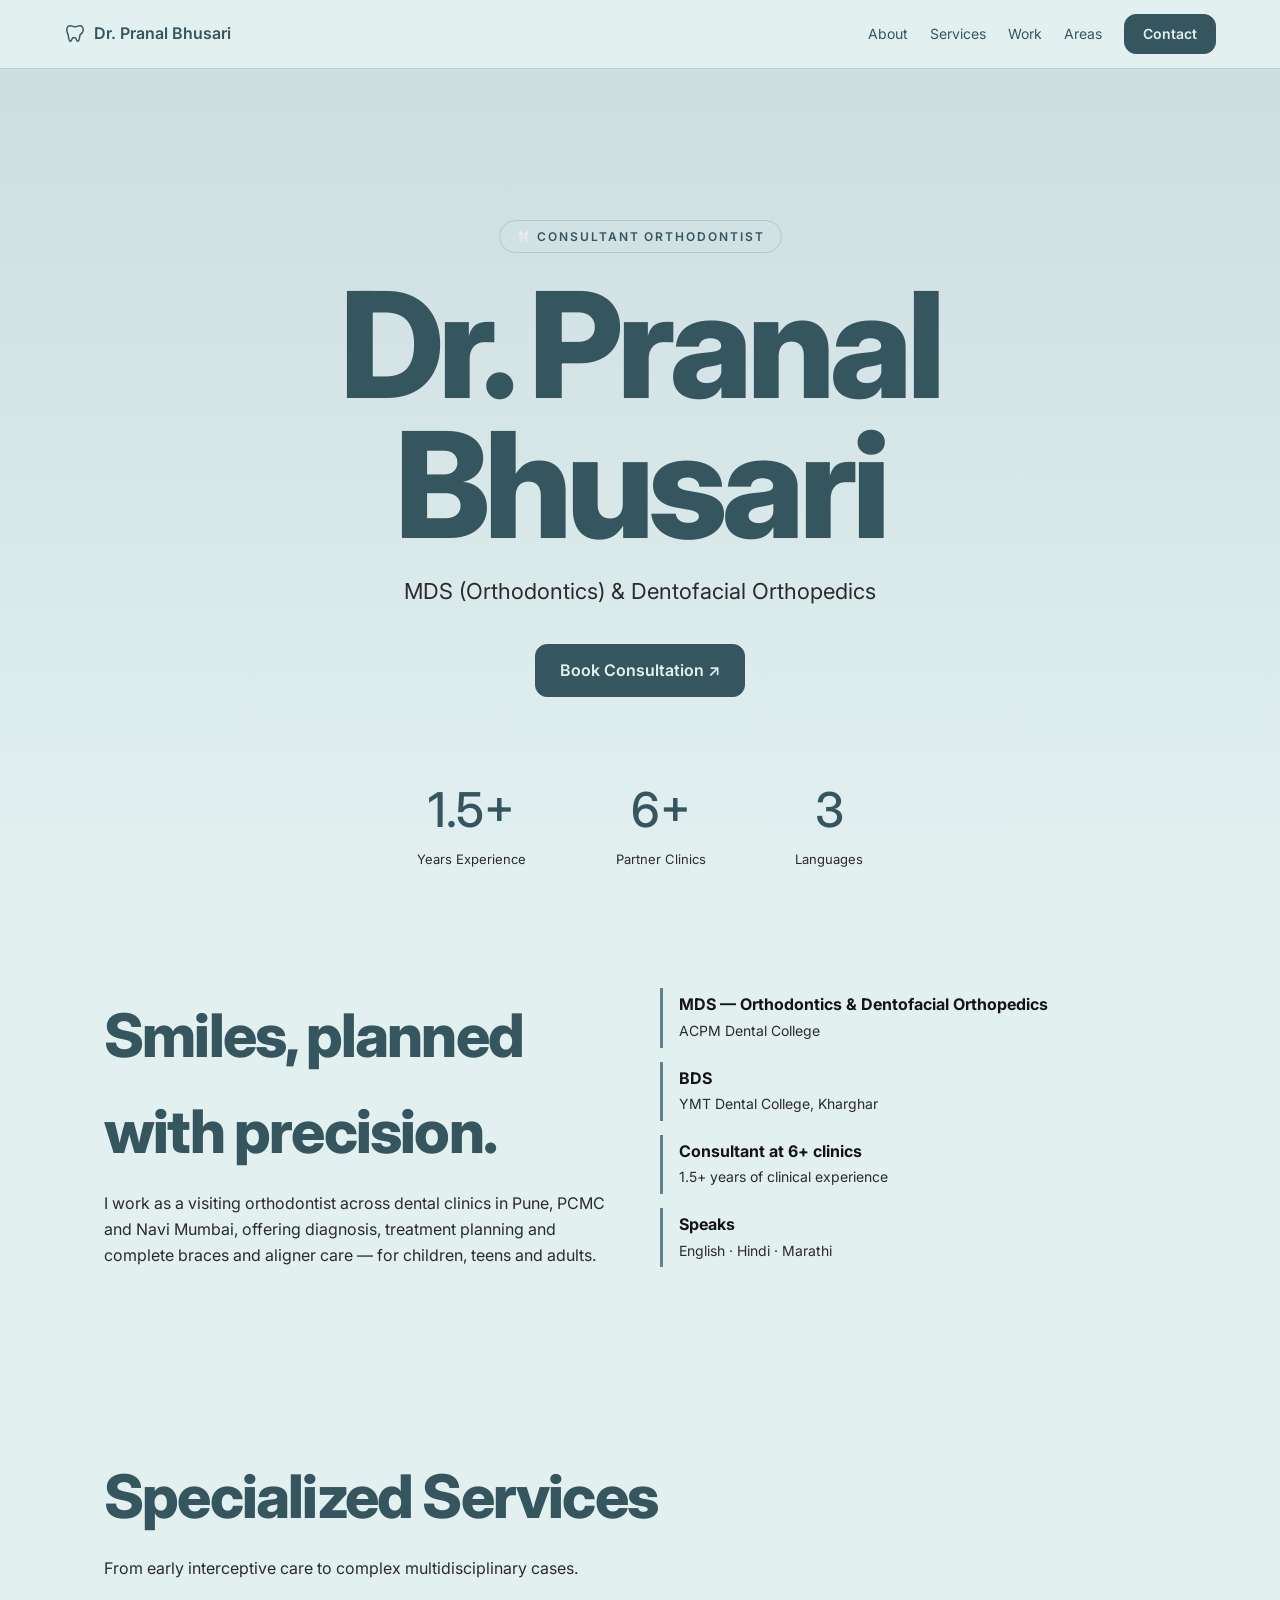
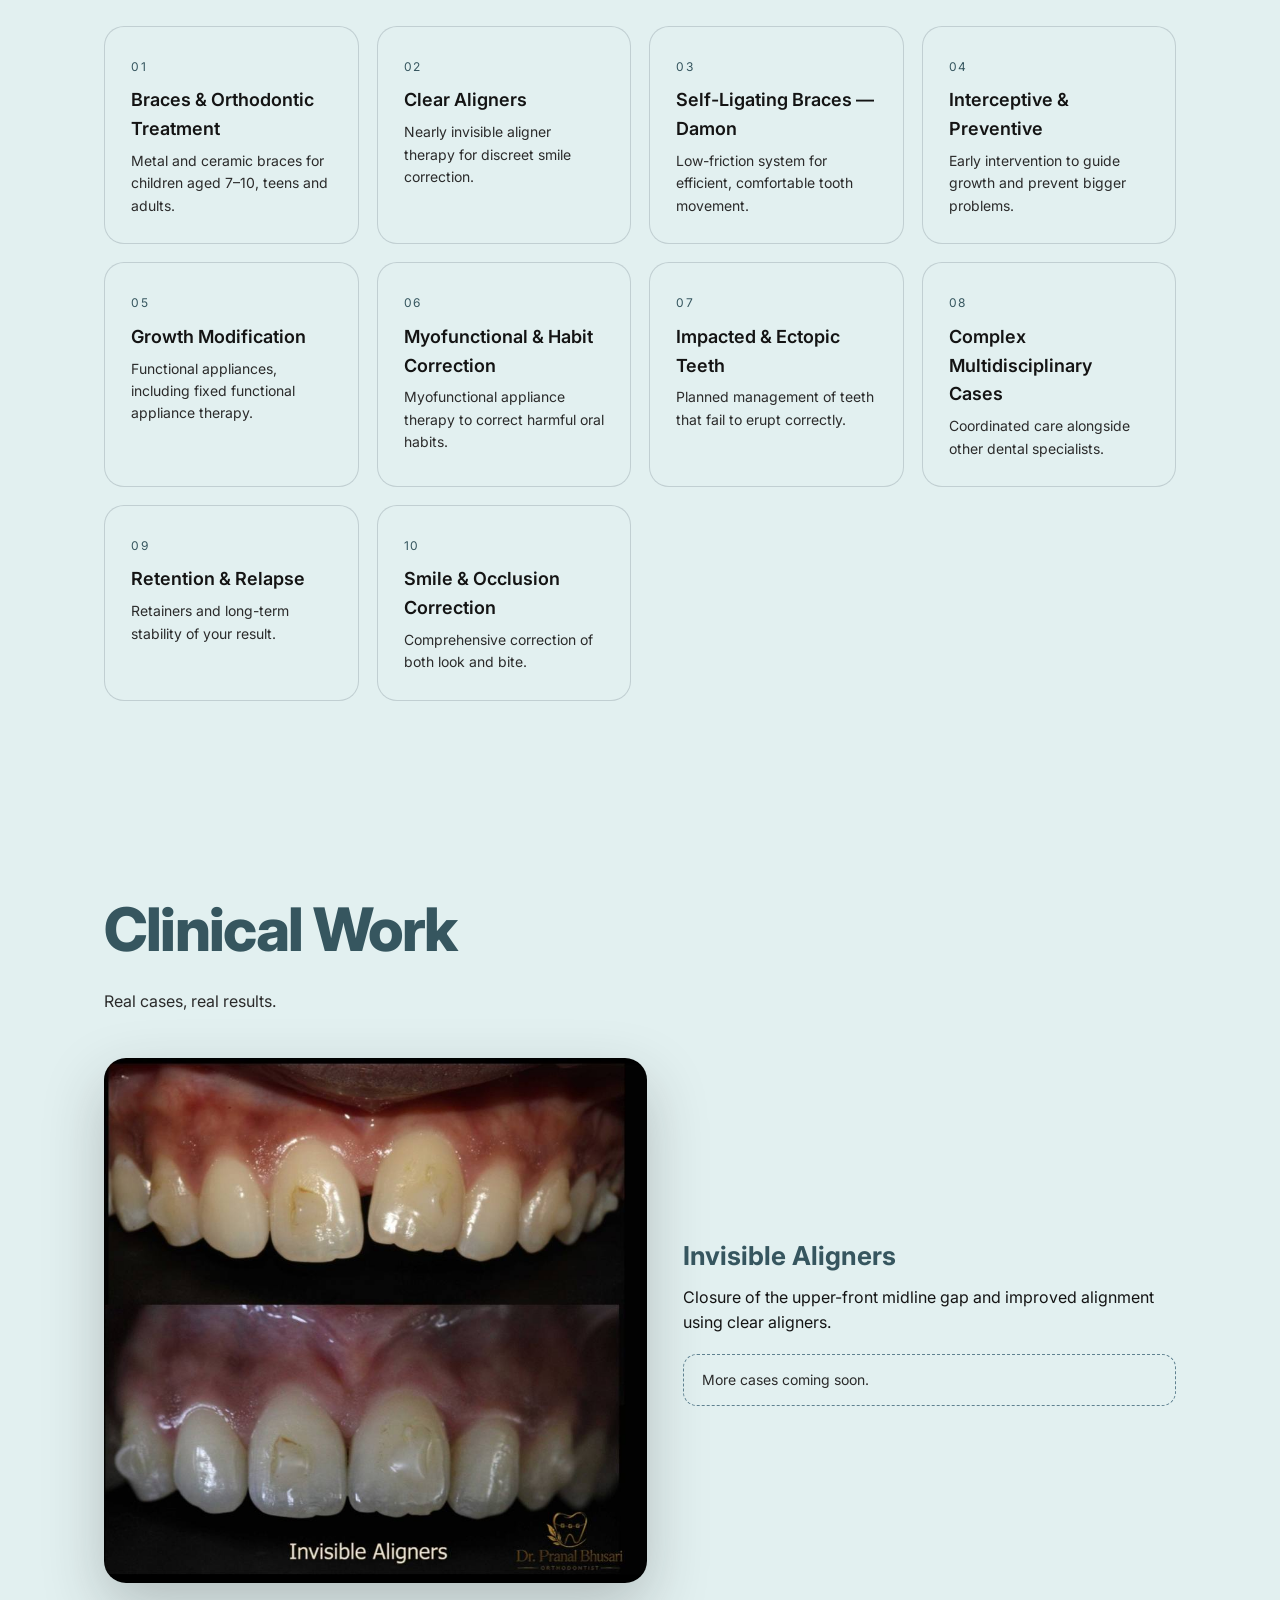
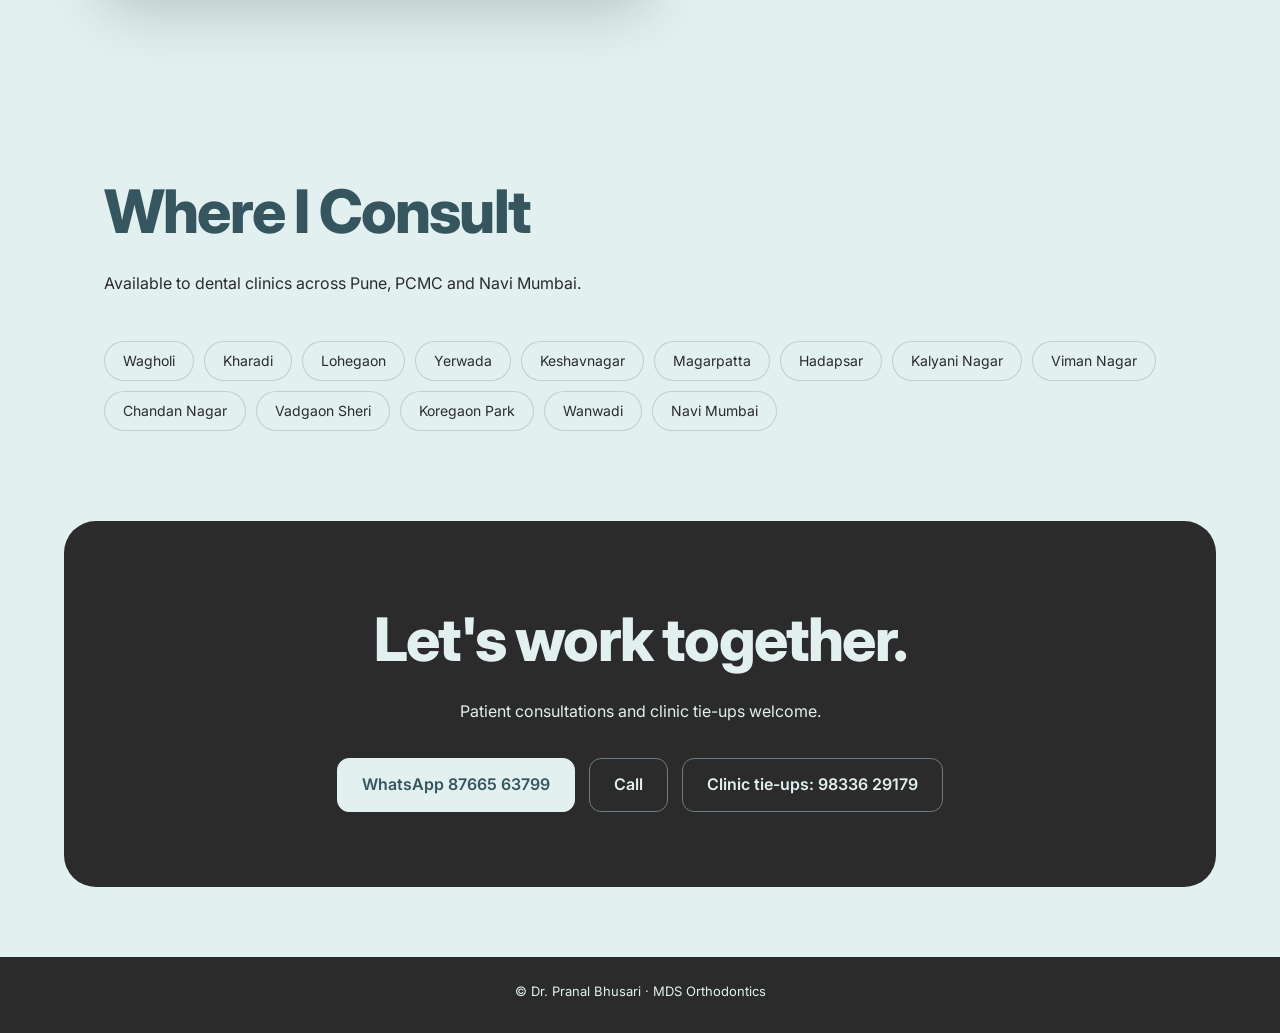
<file: pranal-portfolio.html>
<!DOCTYPE html>
<html lang="en"><head>
<meta charset="utf-8">
<meta name="viewport" content="width=device-width, initial-scale=1, viewport-fit=cover">
<title>Dr. Pranal Bhusari — Consultant Orthodontist</title>
<link href="https://fonts.googleapis.com/css2?family=Inter:wght@300;400;500;600;800&display=swap" rel="stylesheet">
<style>
:root{--deep:#36565F;--mid:#5F8190;--ice:#E2F0F0;--ink:#141414;--charcoal:#2B2B2B;--slate:#6B7C84;--line:color-mix(in srgb,var(--slate) 28%,transparent);box-sizing:border-box;padding-top:env(safe-area-inset-top,0px);padding-bottom:env(safe-area-inset-bottom,0px)}
*{box-sizing:border-box;margin:0}
html{scroll-behavior:smooth;scroll-padding-top:env(safe-area-inset-top,0px)}
body{font-family:Inter,system-ui,sans-serif;background:var(--ice);color:var(--ink);line-height:1.6;overflow-x:hidden}
nav{position:sticky;top:env(safe-area-inset-top,0px);z-index:9;display:flex;justify-content:space-between;align-items:center;padding:14px 5vw;backdrop-filter:blur(14px);background:color-mix(in srgb,var(--ice) 92%,transparent);border-bottom:1px solid var(--line)}
nav b{font-weight:600;display:flex;gap:8px;align-items:center;color:var(--deep)}
nav div{display:flex;gap:22px;font-size:14px;align-items:center}
nav a{color:var(--deep);text-decoration:none;transition:color .2s}
nav a:hover{color:var(--mid)}
.btn{display:inline-flex;gap:8px;align-items:center;justify-content:center;background:var(--deep);color:var(--ice)!important;padding:13px 24px;border:1px solid var(--deep);border-radius:12px;font-weight:600;text-decoration:none;transition:background-color .2s,border-color .2s,color .2s,transform .2s}
.btn:hover{background:var(--mid);border-color:var(--mid);transform:translateY(-2px)}
.btn:focus-visible,a:focus-visible{outline:3px solid var(--mid);outline-offset:4px}
.hero{position:relative;min-height:92vh;display:grid;place-items:center;text-align:center;padding:60px 5vw 110px;background:linear-gradient(180deg,color-mix(in srgb,var(--mid) 16%,var(--ice)),var(--ice))}
.tag{display:inline-block;font-size:12px;font-weight:600;letter-spacing:.16em;color:var(--deep);border:1px solid var(--line);padding:6px 16px;border-radius:99px;margin-bottom:22px}
h1{font-size:clamp(52px,11.5vw,170px);font-weight:800;letter-spacing:-.04em;line-height:.95;color:var(--deep)}
.sub{font-size:clamp(16px,2vw,22px);color:var(--charcoal);margin:20px 0 34px}
.stats{position:absolute;bottom:28px;left:0;right:0;display:flex;justify-content:center;gap:clamp(24px,7vw,100px)}
.stats div{font-size:13px;color:var(--charcoal)}.stats b{display:block;font-size:clamp(30px,4vw,48px);font-weight:500;color:var(--deep)}
section{padding:90px 5vw;max-width:1200px;margin:auto}
h2{font-size:clamp(34px,5vw,60px);font-weight:800;letter-spacing:-.03em;color:var(--deep);margin-bottom:12px}
.lead{color:var(--charcoal);max-width:620px;margin-bottom:44px}
.grid{display:grid;grid-template-columns:repeat(auto-fit,minmax(250px,1fr));gap:18px}
.card{background:var(--ice);border:1px solid var(--line);border-radius:20px;padding:26px;transition:transform .3s,box-shadow .3s}
.card:hover{transform:translateY(-5px);box-shadow:0 18px 40px color-mix(in srgb,var(--deep) 16%,transparent)}
.card i{font-style:normal;font-size:12px;color:var(--deep);letter-spacing:.15em}
.card h3{font-size:18px;margin:8px 0 6px;font-weight:600;color:var(--ink)}.card p{font-size:14px;color:var(--charcoal)}
.about{display:grid;grid-template-columns:1fr 1fr;gap:40px;align-items:center}
@media(max-width:760px){.about,.work{grid-template-columns:1fr!important}nav div a:not(.btn){display:none}}
.cred{display:grid;gap:14px}.cred div{border-left:3px solid var(--mid);padding:4px 0 4px 16px}.cred b{display:block}.cred span{color:var(--charcoal);font-size:14px}
.work{display:grid;grid-template-columns:1.1fr 1fr;gap:36px;align-items:center}
.work img{width:100%;border-radius:22px;box-shadow:0 24px 60px color-mix(in srgb,var(--charcoal) 25%,transparent);display:block}
.soon{margin-top:18px;border:1px dashed var(--mid);border-radius:14px;padding:14px 18px;color:var(--charcoal);font-size:14px}
.chips{display:flex;flex-wrap:wrap;gap:10px}.chips span{background:var(--ice);border:1px solid var(--line);padding:8px 18px;border-radius:99px;font-size:14px;color:var(--charcoal)}
.cta{background:var(--charcoal);color:var(--ice);border-radius:32px;padding:clamp(34px,6vw,70px);text-align:center;margin:0 5vw 70px}
.cta h2{color:var(--ice)}.cta p{color:var(--ice);margin-bottom:28px}.cta .btn{background:var(--ice);color:var(--deep)!important;border-color:var(--ice);margin:5px}
.cta .btn:hover{background:var(--mid);color:var(--ice)!important;border-color:var(--mid)}
.cta .btn.o{background:transparent;color:var(--ice)!important;border:1px solid var(--slate)}
footer{text-align:center;background:var(--charcoal);color:var(--ice);font-size:13px;padding:24px 5vw 32px}
.rv{opacity:0;transform:translateY(26px);transition:.8s}.rv.on{opacity:1;transform:none}
@media(max-width:600px){.hero{min-height:760px;padding-bottom:170px}.stats{bottom:24px;gap:18px}.stats div{font-size:11px}section{padding:68px 6vw}.cta{margin:0 4vw 52px;border-radius:24px}}
@media(prefers-reduced-motion:reduce){html{scroll-behavior:auto}.rv,.card,.btn{transition:none}.rv{opacity:1;transform:none}}
</style></head><body>
<nav><b><svg width="22" height="22" viewBox="0 0 24 24" fill="none" stroke="currentColor" stroke-width="1.6"><path d="M7 3c-2.5 0-4 2-4 4.5 0 2 1 3.5 1.5 5.5.6 2.5.6 7 2.5 7 1.7 0 1.3-4 3-4h2c1.7 0 1.3 4 3 4 1.9 0 1.9-4.500 2.500-7C20 11 21 9.500 21 7.500 21 5 19.500 3 17 3c-1.500 0-2.500 1-5 1S8.500 3 7 3z"/></svg>Dr. Pranal Bhusari</b>
<div><a href="#about">About</a><a href="#services">Services</a><a href="#work">Work</a><a href="#areas">Areas</a><a class="btn" href="#contact" style="padding:8px 18px">Contact</a></div></nav>

<header class="hero"><div>
<span class="tag">🦷 CONSULTANT ORTHODONTIST</span>
<h1>Dr. Pranal<br>Bhusari</h1>
<p class="sub">MDS (Orthodontics) &amp; Dentofacial Orthopedics</p>
<a class="btn" href="https://wa.me/918766563799" target="_blank" rel="noopener">Book Consultation ↗</a></div>
<div class="stats"><div><b>1.5+</b>Years Experience</div><div><b>6+</b>Partner Clinics</div><div><b>3</b>Languages</div></div></header>

<section id="about" class="rv"><div class="about"><div><h2>Smiles, planned with precision.</h2>
<p class="lead" style="margin:0">I work as a visiting orthodontist across dental clinics in Pune, PCMC and Navi Mumbai, offering diagnosis, treatment planning and complete braces and aligner care — for children, teens and adults.</p></div>
<div class="cred"><div><b>MDS — Orthodontics &amp; Dentofacial Orthopedics</b><span>ACPM Dental College</span></div><div><b>BDS</b><span>YMT Dental College, Kharghar</span></div><div><b>Consultant at 6+ clinics</b><span>1.5+ years of clinical experience</span></div><div><b>Speaks</b><span>English · Hindi · Marathi</span></div></div></div></section>

<section id="services" class="rv"><h2>Specialized Services</h2><p class="lead">From early interceptive care to complex multidisciplinary cases.</p>
<div class="grid">
<div class="card"><i>01</i><h3>Braces &amp; Orthodontic Treatment</h3><p>Metal and ceramic braces for children aged 7–10, teens and adults.</p></div>
<div class="card"><i>02</i><h3>Clear Aligners</h3><p>Nearly invisible aligner therapy for discreet smile correction.</p></div>
<div class="card"><i>03</i><h3>Self-Ligating Braces — Damon</h3><p>Low-friction system for efficient, comfortable tooth movement.</p></div>
<div class="card"><i>04</i><h3>Interceptive &amp; Preventive</h3><p>Early intervention to guide growth and prevent bigger problems.</p></div>
<div class="card"><i>05</i><h3>Growth Modification</h3><p>Functional appliances, including fixed functional appliance therapy.</p></div>
<div class="card"><i>06</i><h3>Myofunctional &amp; Habit Correction</h3><p>Myofunctional appliance therapy to correct harmful oral habits.</p></div>
<div class="card"><i>07</i><h3>Impacted &amp; Ectopic Teeth</h3><p>Planned management of teeth that fail to erupt correctly.</p></div>
<div class="card"><i>08</i><h3>Complex Multidisciplinary Cases</h3><p>Coordinated care alongside other dental specialists.</p></div>
<div class="card"><i>09</i><h3>Retention &amp; Relapse</h3><p>Retainers and long-term stability of your result.</p></div>
<div class="card"><i>10</i><h3>Smile &amp; Occlusion Correction</h3><p>Comprehensive correction of both look and bite.</p></div>
</div></section>

<section id="work" class="rv"><h2>Clinical Work</h2><p class="lead">Real cases, real results.</p>
<div class="work"><img alt="Invisible aligners before and after" src="[data-uri]">
<div><h3 style="font-size:26px;color:var(--deep)">Invisible Aligners</h3><p style="color:var(--mute);margin-top:8px">Closure of the upper-front midline gap and improved alignment using clear aligners.</p>
<div class="soon">More cases coming soon.</div></div></div></section>

<section id="areas" class="rv"><h2>Where I Consult</h2><p class="lead">Available to dental clinics across Pune, PCMC and Navi Mumbai.</p>
<div class="chips"><span>Wagholi</span><span>Kharadi</span><span>Lohegaon</span><span>Yerwada</span><span>Keshavnagar</span><span>Magarpatta</span><span>Hadapsar</span><span>Kalyani Nagar</span><span>Viman Nagar</span><span>Chandan Nagar</span><span>Vadgaon Sheri</span><span>Koregaon Park</span><span>Wanwadi</span><span>Navi Mumbai</span></div></section>

<div class="cta rv" id="contact"><h2>Let's work together.</h2><p>Patient consultations and clinic tie-ups welcome.</p>
<a class="btn" href="https://wa.me/918766563799" target="_blank" rel="noopener">WhatsApp 87665 63799</a>
<a class="btn o" href="tel:+918766563799">Call</a>
<a class="btn o" href="tel:+919833629179">Clinic tie-ups: 98336 29179</a></div>
<footer>© Dr. Pranal Bhusari · MDS Orthodontics</footer>
<script>
var io=new IntersectionObserver(function(e){e.forEach(function(x){if(x.isIntersecting)x.target.classList.add('on')})},{threshold:.12});
document.querySelectorAll('.rv').forEach(function(el){io.observe(el)});
</script></body></html>
</file>
<file: clinical-work.css>
:root {
  color-scheme: light;
  --canvas: #7FA8B5;
  --page: #E2F0F0;
  --deep: #36565F;
  --blue: #5F8190;
  --slate: #6B7C84;
  --ink: #141414;
  --charcoal: #2B2B2B;
  --glass: rgba(226, 240, 240, .78);
  --line: rgba(54, 86, 95, .18);
  --shadow: 0 18px 40px rgba(54, 86, 95, .15);
  font-family: Inter, system-ui, sans-serif;
  scroll-behavior: smooth;
  scroll-padding-top: 110px;
}

* { box-sizing: border-box; }
body { margin: 0; background: var(--canvas); color: var(--ink); line-height: 1.65; -webkit-font-smoothing: antialiased; overflow-x: hidden; }
a { color: inherit; }
a:focus-visible, button:focus-visible, [role="slider"]:focus-visible, article[tabindex]:focus-visible { outline: 2px solid var(--deep); outline-offset: 4px; }
button { font: inherit; }
.page-frame { width: min(100% - 40px, 1540px); min-height: 100vh; margin: 20px auto; overflow: clip; background: var(--page); border: 1px solid rgba(226,240,240,.32); border-radius: 28px; box-shadow: var(--shadow); }
.wrap { width: min(1200px, calc(100% - 64px)); margin-inline: auto; }

.site-nav { position: fixed; z-index: 50; top: 16px; left: 50%; display: grid; grid-template-columns: 1fr auto 1fr; align-items: center; width: min(1400px, calc(100% - 120px)); min-height: 100px; margin: 0; padding: 22px 32px; transform: translateX(-50%); border: 1px solid rgba(226,240,240,.65); border-radius: 28px; background: rgba(226,240,240,.8); box-shadow: 0 18px 40px rgba(54,86,95,.12); backdrop-filter: blur(12px); -webkit-backdrop-filter: blur(12px); }
.brand { width: fit-content; color: var(--deep); font-size: 22px; font-weight: 800; letter-spacing: -.03em; text-decoration: none; }
.nav-links { display: flex; align-items: center; gap: clamp(18px, 3vw, 44px); }
.nav-links a { position: relative; color: var(--charcoal); font-size: 16px; font-weight: 500; text-decoration: none; transition: color .2s ease; white-space: nowrap; }
.nav-links a::after { position: absolute; right: 0; bottom: -6px; left: 0; height: 2px; background: #C9A24B; content: ""; opacity: 0; transform: scaleX(.55); transform-origin: left; transition: opacity .2s ease, transform .2s ease; }
.nav-links a[aria-current="page"] { padding-bottom: 4px; }
.nav-links a[aria-current="page"]::after { bottom: 0; opacity: 1; transform: scaleX(1); }
.nav-links a:hover { color: var(--blue); }
.nav-actions { display: flex; align-items: center; justify-self: end; gap: 8px; }
.nav-contact { padding: 13px 18px; border: 1px solid var(--deep); border-radius: 16px; color: var(--deep); font-size: 15px; font-weight: 600; text-decoration: none; white-space: nowrap; transition: background .15s ease, color .15s ease, transform .15s ease; }
.nav-contact:hover { transform: translateY(-2px); background: var(--deep); color: var(--page); }
.nav-toggle { display: none; width: 44px; height: 44px; align-items: center; justify-content: center; border: 1px solid var(--deep); border-radius: 14px; background: transparent; color: var(--deep); cursor: pointer; }
.nav-toggle svg { width: 22px; height: 22px; }

main { padding-top: 100px; background: repeating-linear-gradient(90deg, rgba(255,255,255,.07) 0 1px, transparent 1px 105px), linear-gradient(160deg, #BFD6DB 0%, #D3E4E6 52%, #CBDFE2 100%); }
.page-heading { padding-top: 82px; padding-bottom: 36px; }
.eyebrow { margin: 0 0 12px; color: var(--blue); font-size: 12px; font-weight: 600; letter-spacing: .2em; text-transform: uppercase; }
.section-title { max-width: 900px; margin: 0; color: var(--ink); font-size: clamp(42px, 6vw, 74px); font-weight: 800; letter-spacing: -.065em; line-height: 1.02; }
.section-intro { max-width: 680px; margin: 16px 0 0; color: var(--slate); font-size: 17px; }

.gallery-section { padding-bottom: 48px; }
.filter-heading { display: flex; align-items: center; justify-content: space-between; gap: 24px; margin-bottom: 28px; }
.filter-list { display: flex; flex-wrap: wrap; gap: 8px; }
.filter-chip { min-height: 42px; padding: 9px 16px; border: 1px solid var(--line); border-radius: 999px; background: rgba(226,240,240,.55); color: var(--deep); font-size: 13px; font-weight: 600; cursor: pointer; transition: background-color .2s ease, color .2s ease, transform .2s ease; }
.filter-chip:hover { transform: translateY(-2px); border-color: var(--blue); }
.filter-chip.is-active { border-color: var(--deep); background: var(--deep); color: var(--page); }
.case-count { flex: 0 0 auto; margin: 0; color: var(--slate); font-size: 13px; font-weight: 600; white-space: nowrap; }
.case-grid { display: grid; grid-template-columns: repeat(2, minmax(0, 1fr)); gap: 20px; transition: opacity .2s ease, transform .2s ease; }
.case-grid.is-changing { opacity: 0; transform: translateY(8px); }
.case-card { min-width: 0; overflow: hidden; border: 1px solid var(--line); border-radius: 24px; background: rgba(226,240,240,.8); box-shadow: 0 12px 34px rgba(54,86,95,.09); cursor: pointer; transition: transform .3s ease, box-shadow .3s ease, opacity .7s ease; }
.case-card:hover { transform: translateY(-5px); box-shadow: var(--shadow); }
.comparison { --position: 50%; position: relative; aspect-ratio: 4 / 3; overflow: hidden; background: rgba(95,129,144,.18); isolation: isolate; touch-action: none; }
.comparison picture { position: absolute; inset: 0; display: block; overflow: hidden; }
.comparison img { display: block; width: 100%; height: 100%; object-fit: cover; background: linear-gradient(110deg, rgba(95,129,144,.12), rgba(226,240,240,.92), rgba(95,129,144,.12)); opacity: .35; filter: blur(9px); transition: opacity .3s ease, filter .3s ease; }
.comparison img.is-loaded { opacity: 1; filter: none; }
.comparison .after-layer { z-index: 0; }
.comparison .before-layer { z-index: 1; clip-path: inset(0 calc(100% - var(--position)) 0 0); }
.comparison-label { position: absolute; z-index: 3; top: 14px; padding: 6px 10px; border: 1px solid rgba(226,240,240,.45); border-radius: 999px; background: rgba(20,20,20,.48); color: var(--page); font-size: 10px; font-weight: 700; letter-spacing: .1em; pointer-events: none; }
.comparison-label--before { left: 14px; }
.comparison-label--after { right: 14px; }
.comparison-handle { position: absolute; z-index: 4; top: 0; bottom: 0; left: var(--position); width: 2px; border: 0; background: var(--page); transform: translateX(-50%); cursor: ew-resize; }
.comparison-handle::after { position: absolute; top: 50%; left: 50%; display: grid; width: 48px; height: 48px; place-items: center; border: 2px solid var(--page); border-radius: 50%; background: var(--deep); color: var(--page); content: "↔"; font-size: 21px; transform: translate(-50%, -50%); box-shadow: 0 4px 18px rgba(20,20,20,.2); }
.comparison.side-by-side { display: grid; grid-template-columns: 1fr 1fr; gap: 4px; padding: 4px; }
.comparison.side-by-side picture { position: relative; inset: auto; overflow: hidden; border-radius: 16px; }
.comparison.side-by-side .before-layer { clip-path: none; }
.comparison.side-by-side .comparison-handle { display: none; }
.comparison-tools { position: absolute; z-index: 5; right: 12px; bottom: 12px; }
.view-toggle { padding: 7px 11px; border: 1px solid rgba(226,240,240,.7); border-radius: 999px; background: rgba(20,20,20,.58); color: var(--page); font-size: 11px; font-weight: 600; cursor: pointer; backdrop-filter: blur(8px); }
.case-copy { padding: 22px 24px 24px; }
.case-tag { display: inline-flex; padding: 6px 11px; border: 1px solid rgba(54,86,95,.16); border-radius: 999px; background: rgba(95,129,144,.14); color: var(--deep); font-size: 11px; font-weight: 700; }
.case-copy h2 { margin: 12px 0 14px; color: var(--deep); font-size: 22px; font-weight: 700; letter-spacing: -.04em; line-height: 1.2; }
.case-details { display: grid; gap: 12px; margin: 0; }
.case-details div { display: grid; grid-template-columns: 118px minmax(0,1fr); gap: 12px; }
.case-details dt { color: var(--slate); font-size: 12px; font-weight: 600; }
.case-details dd { margin: 0; color: var(--charcoal); font-size: 13px; line-height: 1.55; }
.card-duration { display: flex; flex-wrap: wrap; gap: 8px 20px; margin-top: 15px; color: var(--deep); font-size: 12px; font-weight: 600; }
.disclaimer { margin: 30px 0 0; color: var(--slate); font-size: 13px; text-align: center; }

.closing-cta { display: flex; align-items: center; justify-content: space-between; gap: 30px; margin-top: 16px; margin-bottom: 64px; padding: 40px 46px; border-radius: 28px; background: var(--deep); color: var(--page); box-shadow: var(--shadow); }
.closing-cta .eyebrow { color: rgba(226,240,240,.72); }
.closing-cta h2 { max-width: 18ch; margin: 0; color: var(--page); font-size: clamp(25px, 3.2vw, 40px); letter-spacing: -.05em; line-height: 1.1; }
.cta-actions { display: flex; flex-wrap: wrap; gap: 10px; }
.button { display: inline-flex; min-height: 48px; align-items: center; justify-content: center; gap: 8px; padding: 12px 17px; border: 1px solid var(--page); border-radius: 14px; background: var(--page); color: var(--deep); font-size: 13px; font-weight: 600; text-decoration: none; white-space: nowrap; transition: transform .15s ease, background .15s ease, color .15s ease; }
.button:hover { transform: translateY(-2px); background: var(--blue); color: var(--page); }
.button-outline { background: transparent; color: var(--page); }
.button-outline:hover { border-color: var(--blue); }

.footer-socials { display: flex; flex-wrap: wrap; gap: 24px; }
.site-footer { display: flex; align-items: center; justify-content: space-between; gap: 20px; padding: 0 0 30px; color: var(--slate); font-size: 11px; }
.site-footer a { color: var(--deep); text-decoration: none; }
.site-footer a:hover { color: var(--blue); text-decoration: underline; text-underline-offset: 3px; }

.reveal { opacity: 0; transform: translateY(24px); transition: opacity .7s ease, transform .7s ease; }
.reveal.is-visible { opacity: 1; transform: none; }
.case-card.reveal { transition: opacity .7s ease, transform .7s ease, box-shadow .3s ease; }

.case-modal { width: min(1120px, calc(100% - 32px)); max-width: none; max-height: min(92vh, 1000px); padding: 0; overflow: visible; border: 0; border-radius: 26px; background: transparent; color: var(--ink); }
.case-modal::backdrop { background: rgba(20,20,20,.68); backdrop-filter: blur(6px); }
.modal-panel { position: relative; max-height: min(92vh, 1000px); padding: 28px; overflow: auto; border: 1px solid var(--line); border-radius: 26px; background: var(--page); box-shadow: 0 28px 90px rgba(20,20,20,.3); }
.modal-close { position: absolute; z-index: 10; top: 14px; right: 14px; display: grid; width: 42px; height: 42px; place-items: center; border: 1px solid var(--line); border-radius: 50%; background: var(--page); color: var(--deep); font-size: 28px; line-height: 1; cursor: pointer; }
.modal-content { padding-top: 8px; }
.modal-content .comparison { border-radius: 20px; }
.modal-content .comparison img { object-fit: contain; }
.modal-content .case-copy { padding: 24px 4px 10px; }
.modal-content .case-copy h2 { font-size: clamp(25px, 4vw, 38px); }
.modal-navigation { display: flex; justify-content: space-between; gap: 12px; padding-top: 18px; border-top: 1px solid var(--line); }
.modal-navigation button { min-height: 44px; padding: 10px 16px; border: 1px solid var(--deep); border-radius: 13px; background: transparent; color: var(--deep); font-weight: 600; cursor: pointer; }
.modal-navigation button:hover { background: var(--deep); color: var(--page); }

@media (max-width: 1100px) {
  .site-nav { grid-template-columns: auto 1fr auto; width: calc(100% - 64px); padding-inline: 22px; }
  .brand { font-size: 18px; }
  .nav-links { justify-content: center; gap: 18px; }
  .nav-links a { font-size: 14px; }
  .nav-contact { padding: 11px 13px; font-size: 13px; }
  .closing-cta { align-items: flex-start; flex-direction: column; }
}
@media (max-width: 760px) {
  .page-frame { width: 100%; margin: 0; border: 0; border-radius: 0; }
  .wrap { width: calc(100% - 40px); }
  .site-nav { top: 8px; grid-template-columns: 1fr auto; width: calc(100% - 24px); min-height: 0; padding: 12px 14px 12px 18px; border-radius: 20px; }
  .brand { font-size: 16px; }
  .nav-toggle { display: inline-flex; }
  .nav-links { position: absolute; top: calc(100% + 10px); right: 0; left: 0; display: none; align-items: stretch; gap: 0; padding: 8px 18px; border: 1px solid rgba(226,240,240,.65); border-radius: 18px; background: rgba(226,240,240,.96); box-shadow: 0 18px 40px rgba(54,86,95,.12); backdrop-filter: blur(12px); -webkit-backdrop-filter: blur(12px); }
  .nav-links.is-open { display: flex; flex-direction: column; }
  .nav-links a { padding: 11px 0; font-size: 15px; }
  .nav-links a[aria-current="page"]::after { right: auto; bottom: 6px; width: 48px; }
  main { padding-top: 76px; }
  .page-heading { padding-top: 72px; }
  .filter-heading { align-items: flex-start; flex-direction: column; gap: 14px; }
  .case-grid { grid-template-columns: 1fr; gap: 16px; }
  .closing-cta { padding: 30px 24px; border-radius: 24px; }
  .site-footer { align-items: flex-start; flex-direction: column; padding-bottom: 24px; }
  .modal-panel { padding: 18px; }
}
@media (max-width: 420px) {
  .wrap { width: calc(100% - 32px); }
  .nav-contact { padding: 10px 11px; font-size: 12px; }
  .nav-toggle { width: 40px; height: 40px; }
  .section-title { font-size: clamp(38px, 11vw, 52px); }
  .case-copy { padding: 18px; }
  .case-details div { grid-template-columns: 96px minmax(0,1fr); }
  .cta-actions { align-items: stretch; flex-direction: column; width: 100%; }
  .case-modal { width: calc(100% - 16px); }
}
@media (prefers-reduced-motion: reduce) {
  :root { scroll-behavior: auto; }
  *, *::before, *::after { animation-duration: .01ms !important; animation-iteration-count: 1 !important; scroll-behavior: auto !important; transition-duration: .01ms !important; }
  .reveal { opacity: 1; transform: none; }
}
</file>
